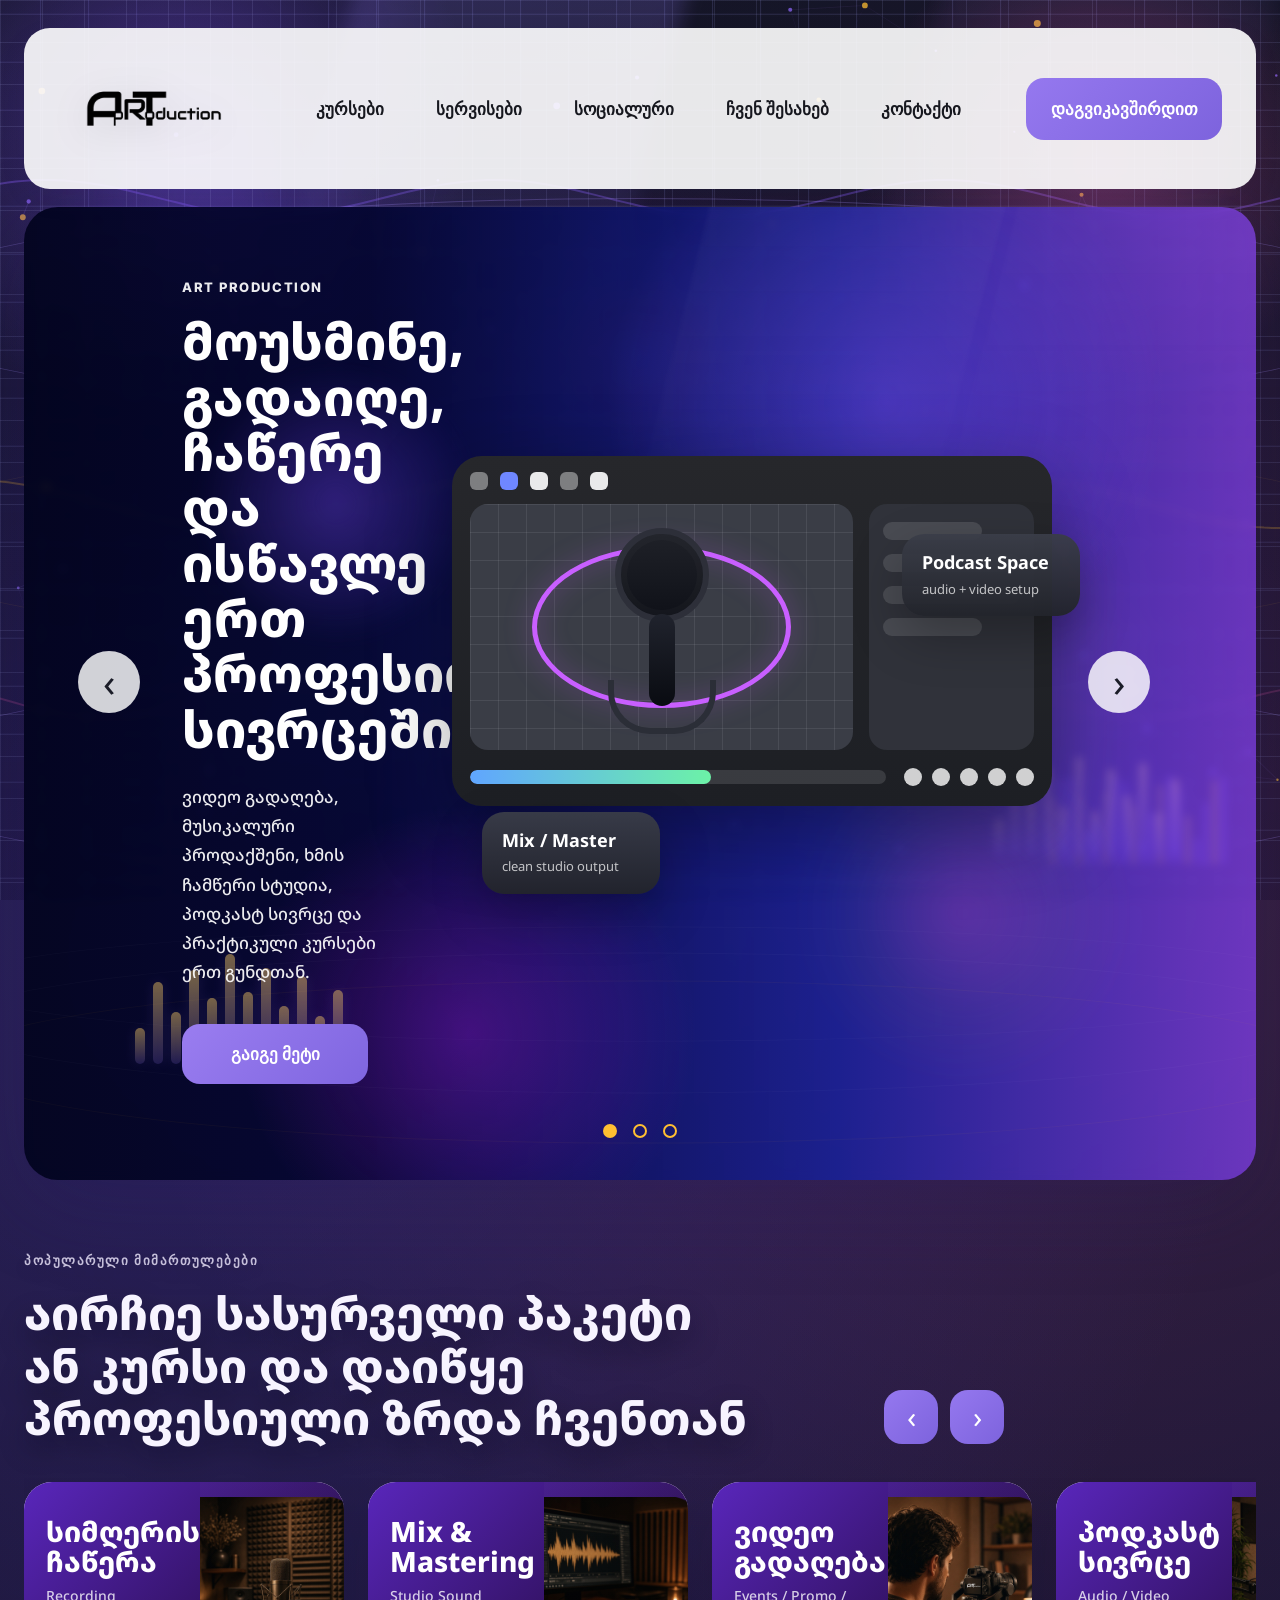
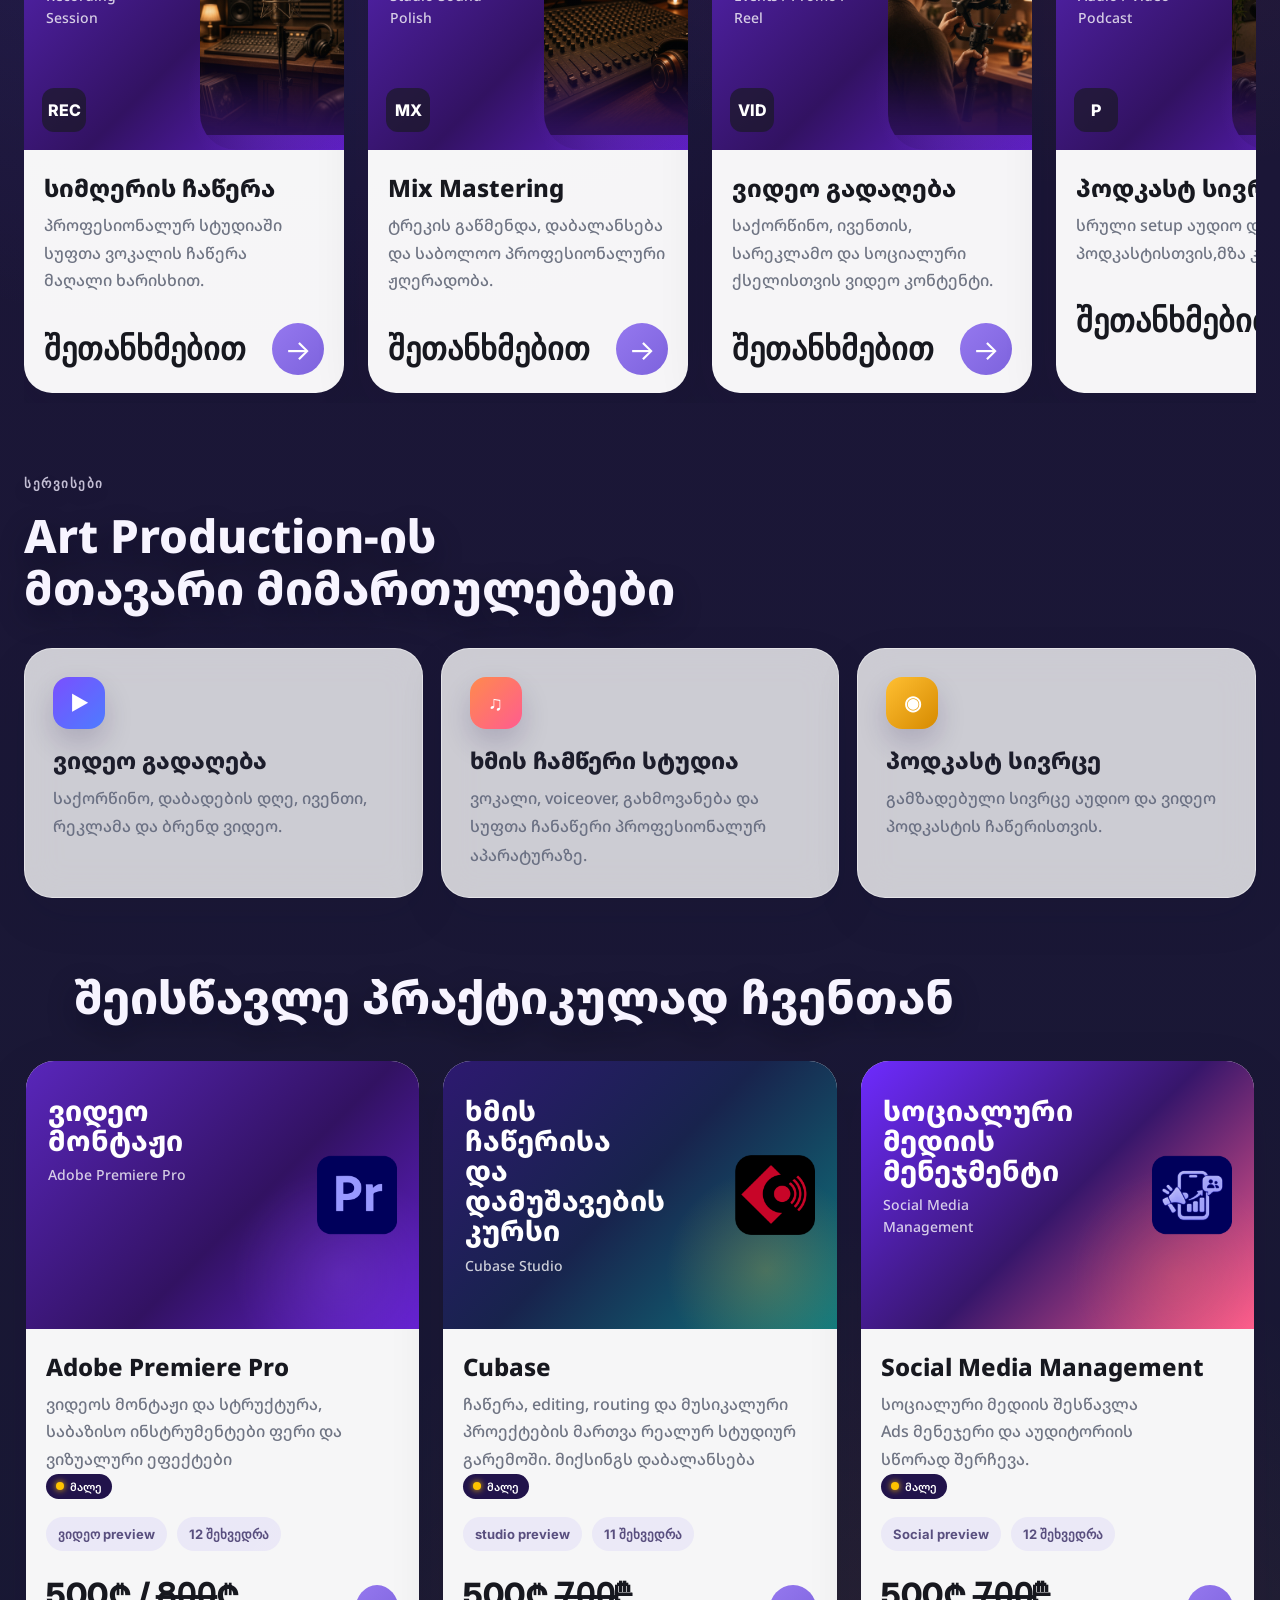
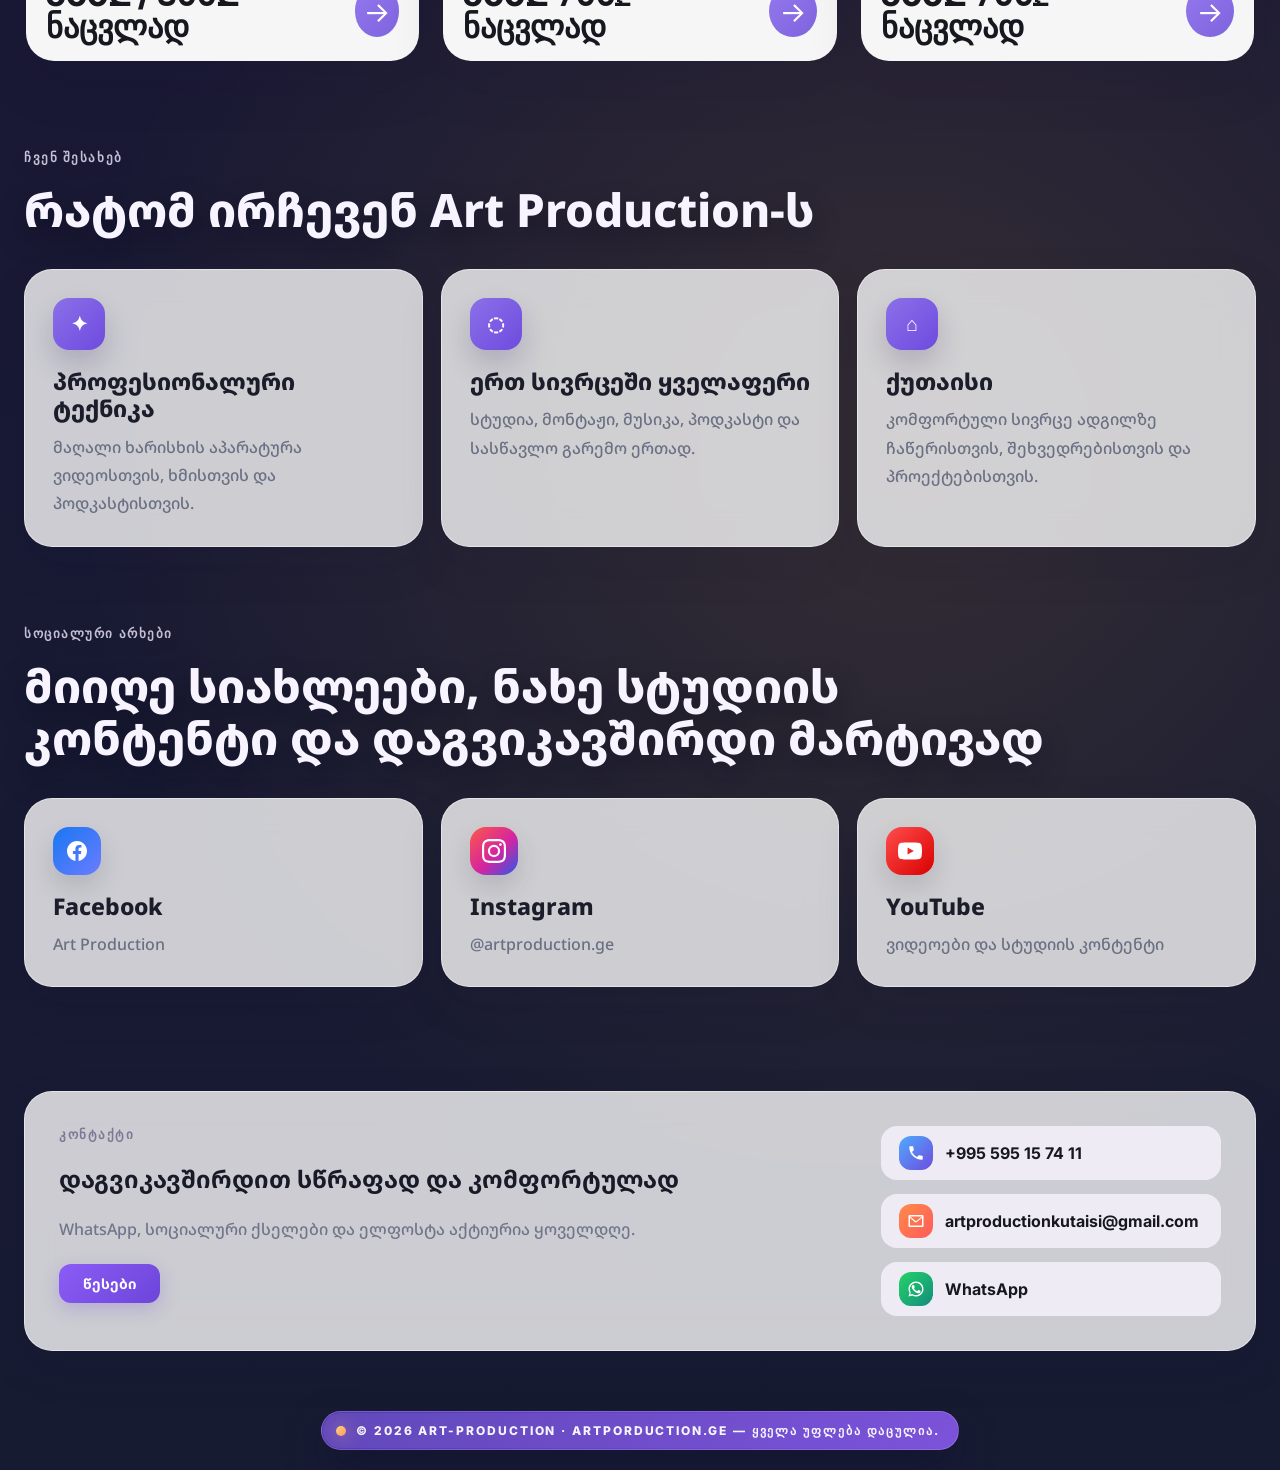
<file: index.html>
<!doctype html>
<html lang="ka">
<head>
  <meta charset="utf-8">
  <meta name="viewport" content="width=device-width, initial-scale=1">
  <title>Art Production | არტ-პროდაქშენი</title>
  <meta name="description" content="Art Production ქ.ქუთაისში - ვიდეო, სტუდია, პოდკასტ სივრცე, მუსიკა და კურსები ერთ სივრცეში.">
  <link rel="icon" type="image/png" href="art-production-logo.png">
  <link rel="apple-touch-icon" href="art-production-logo.png">
  <link rel="preconnect" href="https://fonts.googleapis.com">
  <link rel="preconnect" href="https://fonts.gstatic.com" crossorigin>
  <link href="https://fonts.googleapis.com/css2?family=Inter:wght@400;500;600;700;800&family=Noto+Sans+Georgian:wght@400;500;600;700;800&display=swap" rel="stylesheet">
  <link rel="stylesheet" href="./styles.css?v=20260613-art-hero2">
</head>
<body>
  <div class="loader-screen" aria-label="Art Production იტვირთება">
    <div class="loader-card">
      <img class="loader-logo" src="art-production-logo.png" alt="Art Production logo">
      <div class="loader-line"><span></span></div>
    </div>
  </div>

  <canvas class="motion-canvas" aria-hidden="true"></canvas>
  <div class="site-motion-bg" aria-hidden="true">
    <div class="motion-grid"></div>
    <div class="motion-beam beam-a"></div>
    <div class="motion-beam beam-b"></div>
    <div class="motion-wave wave-a"></div>
    <div class="motion-wave wave-b"></div>
    <div class="motion-wave wave-c"></div>
    <div class="motion-bars">
      <span></span><span></span><span></span><span></span><span></span><span></span>
      <span></span><span></span><span></span><span></span><span></span><span></span>
    </div>
  </div>

  <div class="page-shell">
    <header class="site-header">
      <div class="header-inner">
        <a class="brand" href="#top" aria-label="Art Production">
          <img class="brand-logo" src="art-production-logo.png" alt="Art Production logo">
        </a>

        <nav class="main-nav" aria-label="მთავარი ნავიგაცია">
          <a href="#courses">კურსები</a>
          <a href="#services">სერვისები</a>
          <a href="#blog">სოციალური</a>
          <a href="#advantages">ჩვენ შესახებ</a>
          <a href="#contact">კონტაქტი</a>
        </nav>

        <div class="header-actions">
          <a class="header-cta" href="https://www.facebook.com/artproduction.ge" target="_blank" rel="noreferrer">დაგვიკავშირდით</a>
          <button class="menu-toggle" type="button" aria-label="მენიუს გახსნა" aria-expanded="false">
            <span></span>
            <span></span>
          </button>
        </div>
      </div>
    </header>

    <main id="top">
      <section class="hero-stage">
        <div class="hero-slider-card">
          <div class="studio-bg" aria-hidden="true">
            <div class="studio-orb studio-orb-one"></div>
            <div class="studio-orb studio-orb-two"></div>
            <div class="studio-lightbeam beam-one"></div>
            <div class="studio-lightbeam beam-two"></div>
            <div class="studio-wave wave-one"></div>
            <div class="studio-wave wave-two"></div>
            <div class="studio-wave wave-three"></div>
            <div class="studio-eq">
              <span></span>
              <span></span>
              <span></span>
              <span></span>
              <span></span>
              <span></span>
              <span></span>
              <span></span>
              <span></span>
              <span></span>
              <span></span>
              <span></span>
            </div>
          </div>
          <button class="hero-arrow hero-arrow-left" type="button" aria-label="წინა">
            <span>&lsaquo;</span>
          </button>

          <div class="hero-copy">
            <p class="hero-kicker" data-hero-kicker>ART PRODUCTION</p>
            <h1 data-hero-title>მოუსმინე, გადაიღე, ჩაწერე და ისწავლე ერთ პროფესიონალურ სივრცეში</h1>
            <p class="hero-description" data-hero-description>
              ვიდეო გადაღება, მუსიკალური პროდაქშენი, ხმის ჩამწერი სტუდია,
              პოდკასტ სივრცე და პრაქტიკული კურსები ერთ გუნდთან.
            </p>
            <a class="hero-button" data-hero-button href="#services">გაიგე მეტი</a>
          </div>

          <div class="hero-visual">
            <div class="ui-card ui-main">
              <div class="ui-toolbar">
                <span></span>
                <span></span>
                <span></span>
                <span></span>
                <span></span>
              </div>
              <div class="ui-screen">
                <div class="ui-preview">
                  <div class="podcast-ring"></div>
                  <div class="podcast-mic">
                    <div class="mic-head"></div>
                    <div class="mic-body"></div>
                  </div>
                </div>
                <div class="ui-sidebar">
                  <div class="ui-line short"></div>
                  <div class="ui-line"></div>
                  <div class="ui-line"></div>
                  <div class="ui-line short"></div>
                </div>
              </div>
              <div class="ui-bottom">
                <div class="progress-track">
                  <span></span>
                </div>
                <div class="ui-controls">
                  <i></i><i></i><i></i><i></i><i></i>
                </div>
              </div>
            </div>

            <div class="floating-card floating-top">
              <strong data-hero-badge-top-title>Podcast Space</strong>
              <span data-hero-badge-top-text>audio + video setup</span>
            </div>

            <div class="floating-card floating-bottom">
              <strong data-hero-badge-bottom-title>Mix / Master</strong>
              <span data-hero-badge-bottom-text>clean studio output</span>
            </div>
          </div>

          <button class="hero-arrow hero-arrow-right" type="button" aria-label="შემდეგი">
            <span>&rsaquo;</span>
          </button>

          <div class="hero-dots" aria-label="სლაიდები">
            <button class="hero-dot active" type="button" aria-label="სლაიდი 1"></button>
            <button class="hero-dot" type="button" aria-label="სლაიდი 2"></button>
            <button class="hero-dot" type="button" aria-label="სლაიდი 3"></button>
          </div>
        </div>
      </section>

      <section class="content-section slider-section" id="featured-courses">
        <div class="section-head slider-head">
          <div>
            <p class="section-kicker">პოპულარული მიმართულებები</p>
            <h2>აირჩიე სასურველი პაკეტი ან კურსი და დაიწყე პროფესიული ზრდა ჩვენთან</h2>
          </div>
          <div class="slider-actions">
            <button class="slider-arrow course-arrow-left" type="button" aria-label="წინა კურსები">
              <span>&lsaquo;</span>
            </button>
            <button class="slider-arrow course-arrow-right" type="button" aria-label="შემდეგი კურსები">
              <span>&rsaquo;</span>
            </button>
          </div>
        </div>

          <div class="course-slider" data-course-slider>
            <article class="course-showcase-card" data-package-link="recording" tabindex="0" role="link" aria-label="სიმღერის ჩაწერის დეტალები">
              <div class="course-showcase-media media-premiere">
                <div class="course-showcase-label">
                  <h3>სიმღერის ჩაწერა</h3>
                  <span>Recording Session</span>
                </div>
                <div class="course-person recording-photo"></div>
                <div class="course-badge">REC</div>
              </div>
              <div class="course-showcase-body">
                <h3>სიმღერის ჩაწერა</h3>
                <p>პროფესიონალურ სტუდიაში სუფთა ვოკალის ჩაწერა მაღალი ხარისხით.</p>
                <div class="course-price-row">
                  <strong>შეთანხმებით</strong>
                  <a href="./package-detail.html?item=recording" class="course-circle-arrow" aria-label="მეტის ნახვა">&rarr;</a>
                </div>
              </div>
            </article>

            <article class="course-showcase-card" data-package-link="mix-mastering" tabindex="0" role="link" aria-label="Mix Mastering-ის დეტალები">
              <div class="course-showcase-media media-seo">
                <div class="course-showcase-label">
                  <h3>Mix & Mastering</h3>
                  <span>Studio Sound Polish</span>
                </div>
                <div class="course-person mixing-photo"></div>
                <div class="course-badge">MX</div>
              </div>
              <div class="course-showcase-body">
                <h3>Mix Mastering</h3>
                <p>ტრეკის გაწმენდა, დაბალანსება და საბოლოო პროფესიონალური ჟღერადობა.</p>
                <div class="course-price-row">
                  <strong>შეთანხმებით</strong>
                  <a href="./package-detail.html?item=mix-mastering" class="course-circle-arrow" aria-label="მეტის ნახვა">&rarr;</a>
                </div>
              </div>
            </article>

            <article class="course-showcase-card" data-package-link="video-production" tabindex="0" role="link" aria-label="ვიდეო გადაღების დეტალები">
              <div class="course-showcase-media media-meta">
                <div class="course-showcase-label">
                  <h3>ვიდეო გადაღება</h3>
                  <span>Events / Promo / Reel</span>
                </div>
                <div class="course-person video-photo"></div>
                <div class="course-badge">VID</div>
              </div>
              <div class="course-showcase-body">
                <h3>ვიდეო გადაღება</h3>
                <p>საქორწინო, ივენთის, სარეკლამო და სოციალური ქსელისთვის ვიდეო კონტენტი.</p>
                <div class="course-price-row">
                  <strong>შეთანხმებით</strong>
                  <a href="./package-detail.html?item=video-production" class="course-circle-arrow" aria-label="მეტის ნახვა">&rarr;</a>
                </div>
              </div>
            </article>

            <article class="course-showcase-card" data-package-link="podcast-space" tabindex="0" role="link" aria-label="პოდკასტ სივრცის დეტალები">
              <div class="course-showcase-media media-figma">
                <div class="course-showcase-label">
                  <h3>პოდკასტ სივრცე</h3>
                  <span>Audio / Video Podcast</span>
                </div>
                <div class="course-person podcast-photo"></div>
                <div class="course-badge">P</div>
              </div>
              <div class="course-showcase-body">
                <h3>პოდკასტ სივრცე</h3>
                <p>სრული setup აუდიო და ვიდეო პოდკასტისთვის,მზა კონტენტით.</p>
                <div class="course-price-row">
                  <strong>შეთანხმებით</strong>
                  <a href="./package-detail.html?item=podcast-space" class="course-circle-arrow" aria-label="მეტის ნახვა">&rarr;</a>
                </div>
              </div>
            </article>
          </div>
      </section>

      <section class="content-section" id="services">
        <div class="section-head">
          <p class="section-kicker">სერვისები</p>
          <h2>Art Production-ის მთავარი მიმართულებები</h2>
        </div>
        <div class="card-grid">
          <article class="info-card">
            <span class="feature-icon video-icon">▶</span>
            <h3>ვიდეო გადაღება</h3>
            <p>საქორწინო, დაბადების დღე, ივენთი, რეკლამა და ბრენდ ვიდეო.</p>
          </article>
          <article class="info-card">
            <span class="feature-icon audio-icon">♫</span>
            <h3>ხმის ჩამწერი სტუდია</h3>
            <p>ვოკალი, voiceover, გახმოვანება და სუფთა ჩანაწერი პროფესიონალურ აპარატურაზე.</p>
          </article>
          <article class="info-card">
            <span class="feature-icon podcast-icon">◉</span>
            <h3>პოდკასტ სივრცე</h3>
            <p>გამზადებული სივრცე აუდიო და ვიდეო პოდკასტის ჩაწერისთვის.</p>
          </article>
        </div>
      </section>

      <section class="content-section" id="courses">
        <div class="section-head">
<style>
.course-app-logo {
    position: absolute;
    top: 50%;
    right: 22px;
    transform: translateY(-50%);
    width: 80px;
    height: auto;
    display: block;
}
.courses-title {
  text-align: center;
  transform: translateX(350px);
}
@media (max-width: 1400px) {
  .courses-title {
    transform: none;
  }
}
@media (max-width: 760px) {
  .course-app-logo {
    top: 22px;
    transform: none;
  }
}
</style>
         <h2 class="courses-title">
  შეისწავლე პრაქტიკულად ჩვენთან
</h2>
        </div>
        <div class="course-slider static-courses">
          <article class="course-showcase-card" data-package-link="premiere-pro" tabindex="0" role="link" aria-label="Adobe Premiere Pro კურსის დეტალები">
            <div class="course-showcase-media media-premiere">
              <div class="course-showcase-label">
                <h3>ვიდეო მონტაჟი</h3>
                <span>Adobe Premiere Pro</span>
              </div>
              <img src="./adobe-premiere.png" alt="Adobe Premiere Pro ლოგო" class="course-app-logo">
              
            </div>
            <div class="course-showcase-body">
              <h3>Adobe Premiere Pro</h3>
              <p>ვიდეოს მონტაჟი და სტრუქტურა, საბაზისო ინსტრუმენტები  ფერი და ვიზუალური ეფექტები</p>
 <span class="status-badge soon">
  <span class="status-dot"></span>
  მალე
</span>
              <div class="course-detail-meta">
                <span>ვიდეო preview</span>
                <span>12 შეხვედრა</span>
              </div>
              <div class="course-price-row">
                <strong>500₾ / 8̶0̶0̶₾ ნაცვლად</strong>
                <a href="./Adobe Premiere Pro.html?item=premiere-pro" class="course-circle-arrow" aria-label="Adobe Premiere Pro დეტალები">&rarr;</a>
              </div>
            </div>
          </article>
          <article class="course-showcase-card" data-package-link="cubase" tabindex="0" role="link" aria-label="Cubase კურსის დეტალები">
            <div class="course-showcase-media media-cubase-advanced">
              <div class="course-showcase-label">
                <h3>ხმის ჩაწერისა და დამუშავების კურსი</h3>
                <span>Cubase Studio</span>
              </div>
              <img src="./cubase-logo.png" alt="Cubase ლოგო" class="course-app-logo">
            </div>
            <div class="course-showcase-body">
              <h3>Cubase</h3>
              <p>ჩაწერა, editing, routing და მუსიკალური პროექტების მართვა რეალურ სტუდიურ გარემოში. მიქსინგს დაბალანსება</p>
                           <span class="status-badge soon">
  <span class="status-dot"></span>
  მალე
</span>
              <div class="course-detail-meta">
                <span>studio preview</span>
                <span>11 შეხვედრა</span>
              </div>
              <div class="course-price-row">
                <strong>500₾ 7̶0̶0̶₾̶̶ ნაცვლად</strong>
                <a href="./Sound-Mix-Mastering.html?item=cubase" class="course-circle-arrow" aria-label="Cubase დეტალები">&rarr;</a>
              </div>
            </div>
          </article>
          </article>
          <article class="course-showcase-card" data-package-link="social-media" tabindex="0" role="link" aria-label="სოციალური მედიის კურსის დეტალები">
            <div class="course-showcase-media media-after-advanced">
              <div class="course-showcase-label">
                <h3>სოციალური მედიის მენეჯმენტი</h3>
                <span>Social Media Management</span>
              </div>
              <img src="./social-logo.png" alt="Social Media Management ლოგო" class="course-app-logo">
            </div>
            <div class="course-showcase-body">
              <h3>Social Media Management</h3>
              <p>სოციალური მედიის შესწავლა Ads მენეჯერი და აუდიტორიის სწორად შერჩევა.</p>
                           <span class="status-badge soon">
  <span class="status-dot"></span>
  მალე
</span>
              <div class="course-detail-meta">
                <span>Social  preview</span>
                <span>12 შეხვედრა</span>
              </div>
              <div class="course-price-row">
                <strong>500₾ 7̶0̶0̶₾̶̶ ნაცვლად</strong>
                <a href="./social-media.html?item=socmedia" class="course-circle-arrow" aria-label="Social Media Management დეტალები">&rarr;</a>
              </div>
            </div>
        </div>
      </section>

      <section class="content-section" id="advantages">
        <div class="section-head">
          <p class="section-kicker">ჩვენ შესახებ</p>
          <h2>რატომ ირჩევენ Art Production-ს</h2>
        </div>
        <div class="card-grid">
          <article class="info-card">
            <span class="feature-icon tech-icon">✦</span>
            <h3>პროფესიონალური ტექნიკა</h3>
            <p>მაღალი ხარისხის აპარატურა ვიდეოსთვის, ხმისთვის და პოდკასტისთვის.</p>
          </article>
          <article class="info-card">
            <span class="feature-icon space-icon">◌</span>
            <h3>ერთ სივრცეში ყველაფერი</h3>
            <p>სტუდია, მონტაჟი, მუსიკა, პოდკასტი და სასწავლო გარემო ერთად.</p>
          </article>
          <article class="info-card">
            <span class="feature-icon city-icon">⌂</span>
            <h3>ქუთაისი</h3>
            <p>კომფორტული სივრცე ადგილზე ჩაწერისთვის, შეხვედრებისთვის და პროექტებისთვის.</p>
          </article>
        </div>
      </section>

      <section class="content-section" id="blog">
        <div class="section-head">
          <p class="section-kicker">სოციალური არხები</p>
          <h2>მიიღე სიახლეები, ნახე სტუდიის კონტენტი და დაგვიკავშირდი მარტივად</h2>
        </div>
          <div class="card-grid">
            <a class="info-card social-card" href="https://www.facebook.com/artproduction.ge" target="_blank" rel="noreferrer">
              <span class="social-icon facebook-icon">
                <svg viewBox="0 0 24 24" width="24" height="24" fill="currentColor" aria-hidden="true"><path d="M22 12.06C22 6.5 17.52 2 12 2S2 6.5 2 12.06c0 5.02 3.66 9.18 8.44 9.94v-7.03H7.9v-2.9h2.54V9.85c0-2.52 1.49-3.91 3.77-3.91 1.09 0 2.24.2 2.24.2v2.47h-1.26c-1.24 0-1.63.78-1.63 1.57v1.88h2.78l-.45 2.9h-2.33V22c4.78-.76 8.44-4.92 8.44-9.94z"/></svg>
              </span>
              <h3>Facebook</h3>
              <p>Art Production</p>
            </a>
            <a class="info-card social-card" href="https://www.instagram.com/artproduction.ge/" target="_blank" rel="noreferrer">
              <span class="social-icon instagram-icon">
                <svg viewBox="0 0 24 24" width="24" height="24" fill="currentColor" aria-hidden="true"><path d="M12 2.16c3.2 0 3.58.01 4.85.07 1.17.05 1.8.25 2.23.41.56.22.96.48 1.38.9.42.42.68.82.9 1.38.16.42.36 1.06.41 2.23.06 1.27.07 1.65.07 4.85s-.01 3.58-.07 4.85c-.05 1.17-.25 1.8-.41 2.23-.22.56-.48.96-.9 1.38-.42.42-.82.68-1.38.9-.42.16-1.06.36-2.23.41-1.27.06-1.65.07-4.85.07s-3.58-.01-4.85-.07c-1.17-.05-1.8-.25-2.23-.41a3.72 3.72 0 0 1-1.38-.9 3.72 3.72 0 0 1-.9-1.38c-.16-.42-.36-1.06-.41-2.23-.06-1.27-.07-1.65-.07-4.85s.01-3.58.07-4.85c.05-1.17.25-1.8.41-2.23.22-.56.48-.96.9-1.38.42-.42.82-.68 1.38-.9.42-.16 1.06-.36 2.23-.41 1.27-.06 1.65-.07 4.85-.07M12 0C8.74 0 8.33.01 7.05.07 5.78.13 4.9.33 4.14.63c-.79.3-1.46.72-2.13 1.38A5.88 5.88 0 0 0 .63 4.14C.33 4.9.13 5.78.07 7.05.01 8.33 0 8.74 0 12s.01 3.67.07 4.95c.06 1.27.26 2.15.56 2.91.3.79.72 1.46 1.38 2.13.67.66 1.34 1.08 2.13 1.38.76.3 1.64.5 2.91.56C8.33 23.99 8.74 24 12 24s3.67-.01 4.95-.07c1.27-.06 2.15-.26 2.91-.56a5.88 5.88 0 0 0 2.13-1.38 5.88 5.88 0 0 0 1.38-2.13c.3-.76.5-1.64.56-2.91.06-1.28.07-1.69.07-4.95s-.01-3.67-.07-4.95c-.06-1.27-.26-2.15-.56-2.91a5.88 5.88 0 0 0-1.38-2.13A5.88 5.88 0 0 0 19.86.63C19.1.33 18.22.13 16.95.07 15.67.01 15.26 0 12 0zm0 5.84A6.16 6.16 0 1 0 18.16 12 6.16 6.16 0 0 0 12 5.84zm0 10.15A4 4 0 1 1 16 12a4 4 0 0 1-4 3.99zm7.85-10.4a1.44 1.44 0 1 1-2.88 0 1.44 1.44 0 0 1 2.88 0z"/></svg>
              </span>
              <h3>Instagram</h3>
              <p>@artproduction.ge</p>
            </a>
            <a class="info-card social-card" href="https://youtube.com/@artproductionge?si=7Dmht4TUdUkB4oiP" target="_blank" rel="noreferrer">
              <span class="social-icon youtube-icon">
                <svg viewBox="0 0 24 24" width="24" height="24" fill="currentColor" aria-hidden="true"><path d="M23.5 6.19a3.02 3.02 0 0 0-2.12-2.14C19.5 3.55 12 3.55 12 3.55s-7.5 0-9.38.5A3.02 3.02 0 0 0 .5 6.19C0 8.07 0 12 0 12s0 3.93.5 5.81a3.02 3.02 0 0 0 2.12 2.14c1.88.5 9.38.5 9.38.5s7.5 0 9.38-.5a3.02 3.02 0 0 0 2.12-2.14C24 15.93 24 12 24 12s0-3.93-.5-5.81zM9.55 15.57V8.43L15.82 12z"/></svg>
              </span>
              <h3>YouTube</h3>
              <p>ვიდეოები და სტუდიის კონტენტი</p>
            </a>
          </div>
        </section>

      <section class="content-section contact-section" id="contact">
        <div class="contact-box">
          <div>
            <p class="section-kicker">კონტაქტი</p>
            <h2>დაგვიკავშირდით სწრაფად და კომფორტულად</h2>
            <p class="contact-text">WhatsApp, სოციალური ქსელები და ელფოსტა აქტიურია ყოველდღე.</p>
	       <a href="privacy.html" class="rules-btn">წესები</a>
          </div>
            <div class="contact-links">
              <a href="tel:+995595157411"><span class="contact-icon phone-icon"><svg viewBox="0 0 24 24" width="18" height="18" fill="currentColor" aria-hidden="true"><path d="M6.62 10.79a15.05 15.05 0 0 0 6.59 6.59l2.2-2.2a1 1 0 0 1 1.01-.24 11.36 11.36 0 0 0 3.56.57 1 1 0 0 1 1 1V20a1 1 0 0 1-1 1C10.61 21 3 13.39 3 4a1 1 0 0 1 1-1h3.5a1 1 0 0 1 1 1 11.36 11.36 0 0 0 .57 3.56 1 1 0 0 1-.25 1.01z"/></svg></span>+995 595 15 74 11</a>
              <a href="mailto:artproductionkutaisi@gmail.com"><span class="contact-icon mail-icon"><svg viewBox="0 0 24 24" width="18" height="18" fill="currentColor" aria-hidden="true"><path d="M2 5.5A1.5 1.5 0 0 1 3.5 4h17A1.5 1.5 0 0 1 22 5.5v13a1.5 1.5 0 0 1-1.5 1.5h-17A1.5 1.5 0 0 1 2 18.5zm2.2.5 7.34 6.02a.75.75 0 0 0 .95 0L19.83 6zM20 7.83l-6.86 5.63a2.25 2.25 0 0 1-2.85 0L4 7.83V18h16z"/></svg></span>artproductionkutaisi@gmail.com</a>
              <a href="https://wa.me/995595157411" target="_blank" rel="noreferrer"><span class="contact-icon whatsapp-icon"><svg viewBox="0 0 24 24" width="18" height="18" fill="currentColor" aria-hidden="true"><path d="M17.47 14.38c-.29-.15-1.71-.84-1.97-.94-.26-.1-.46-.15-.65.15-.19.29-.75.94-.92 1.14-.17.19-.34.22-.63.07-.29-.15-1.22-.45-2.32-1.43-.86-.77-1.44-1.71-1.61-2-.17-.29-.02-.45.13-.59.13-.13.29-.34.44-.51.15-.17.19-.29.29-.49.1-.19.05-.36-.02-.51-.07-.15-.65-1.57-.89-2.15-.23-.56-.47-.48-.65-.49h-.56c-.19 0-.51.07-.78.36-.26.29-1.02 1-1.02 2.45s1.05 2.84 1.19 3.04c.15.19 2.06 3.15 5 4.41.7.3 1.24.48 1.67.62.7.22 1.34.19 1.84.12.56-.08 1.71-.7 1.96-1.37.24-.68.24-1.26.17-1.37-.07-.12-.26-.19-.55-.34z"/><path d="M12.02 2C6.5 2 2 6.48 2 12c0 1.85.5 3.58 1.36 5.06L2 22l5.06-1.32A9.94 9.94 0 0 0 12.02 22C17.5 22 22 17.52 22 12S17.5 2 12.02 2zm0 18.1c-1.63 0-3.16-.44-4.47-1.2l-.32-.19-3 .78.8-2.92-.21-.3A8.1 8.1 0 0 1 3.9 12c0-4.48 3.65-8.13 8.12-8.13S20.14 7.52 20.14 12s-3.64 8.1-8.12 8.1z"/></svg></span>WhatsApp</a>
            </div>
          </div>
        </section>
    </main>
  </div>

  <div class="site-credit">© 2026 Art-Production · artporduction.ge — ყველა უფლება დაცულია.</div>
            <!-- TOP.GE ASYNC COUNTER CODE -->
            <div id="top-ge-counter-container" data-site-id="118903"></div>
            <script async src="//counter.top.ge/counter.js"></script>
            <!-- / END OF TOP.GE COUNTER CODE -->

  <script src="app.js"></script>
</body>
</html>
</file>
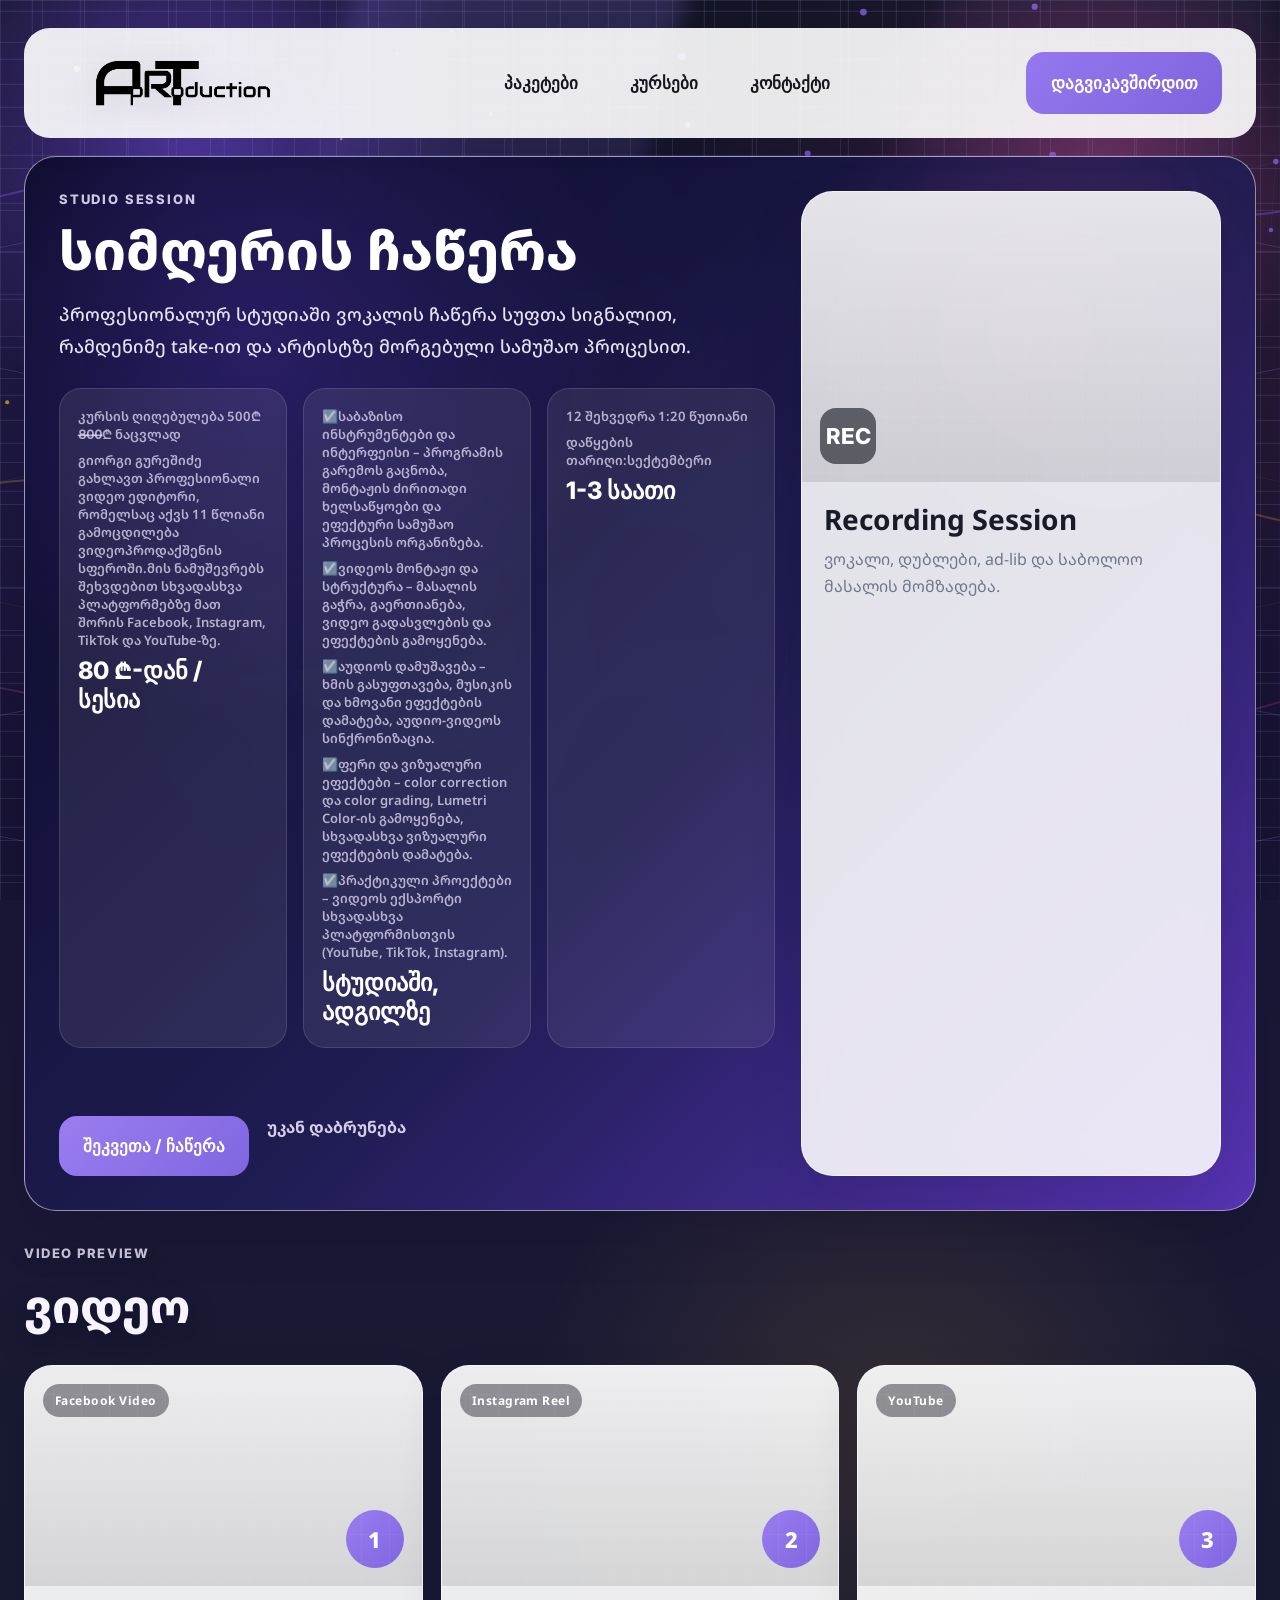
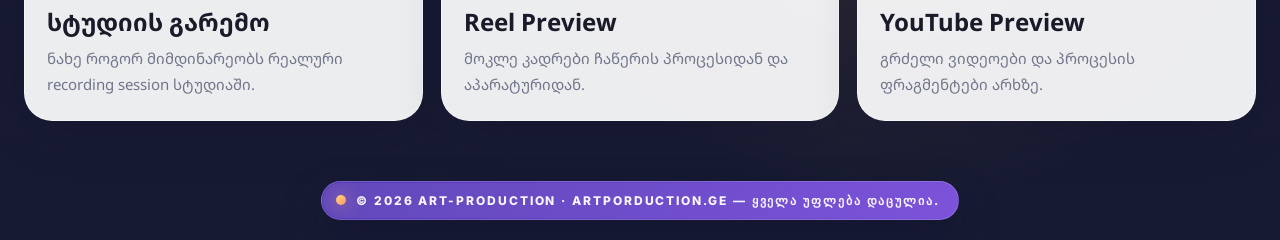
<file: Adobe Premiere Pro.html>
<!doctype html>
<html lang="ka">
<head>
  <meta charset="utf-8">
  <meta name="viewport" content="width=device-width, initial-scale=1">
  <title>Art Production | Adobe Premiere Pro-ს კურსები</title>
  <meta name="description" content="Art Production-ის კურსებისა და სერვისების დეტალური გვერდი: ფასი, ვიდეო პრევიუ, რას მოიცავს და რას მიიღებ.">
  <link rel="icon" type="image/png" href="art-production-logo.png">
  <link rel="apple-touch-icon" href="art-production-logo.png">
  <link rel="preconnect" href="https://fonts.googleapis.com">
  <link rel="preconnect" href="https://fonts.gstatic.com" crossorigin>
  <link href="https://fonts.googleapis.com/css2?family=Inter:wght@400;500;600;700;800&family=Noto+Sans+Georgian:wght@400;500;600;700;800&display=swap" rel="stylesheet">
  <link rel="stylesheet" href="./styles.css?v=20260619-package-detail">
</head>
<body>
  <div class="loader-screen" aria-label="Art Production იტვირთება">
    <div class="loader-card">
      <img class="loader-logo" src="art-production-logo.png" alt="Art Production logo">
      <div class="loader-line"><span></span></div>
    </div>
  </div>

  <canvas class="motion-canvas" aria-hidden="true"></canvas>
  <div class="site-motion-bg" aria-hidden="true">
    <div class="motion-grid"></div>
    <div class="motion-beam beam-a"></div>
    <div class="motion-beam beam-b"></div>
    <div class="motion-wave wave-a"></div>
    <div class="motion-wave wave-b"></div>
    <div class="motion-wave wave-c"></div>
    <div class="motion-bars">
      <span></span><span></span><span></span><span></span><span></span><span></span>
      <span></span><span></span><span></span><span></span><span></span><span></span>
    </div>
  </div>

  <div class="page-shell">
    <header class="site-header detail-header">
      <div class="header-inner">
        <a class="brand" href="./index.html" aria-label="Art Production">
          <img class="brand-logo" src="art-production-logo.png" alt="Art Production logo">
        </a>

        <nav class="main-nav detail-nav" aria-label="მთავარი ნავიგაცია">
          <a href="./index.html#featured-courses">პაკეტები</a>
          <a href="./index.html#courses">კურსები</a>
          <a href="./index.html#contact">კონტაქტი</a>
        </nav>

        <div class="header-actions">
          <a class="header-cta" href="https://www.facebook.com/artproduction.ge" target="_blank" rel="noreferrer">დაგვიკავშირდით</a>
          <button class="menu-toggle" type="button" aria-label="მენიუს გახსნა" aria-expanded="false">
            <span></span>
            <span></span>
          </button>
        </div>
      </div>
    </header>

    <main class="detail-page">
      <section class="detail-hero">
        <div class="detail-copy">
          <p class="detail-kicker" data-package-category>Art Production</p>
          <h1 data-package-title>პაკეტის დეტალები</h1>
          <p class="detail-summary" data-package-summary></p>

          <div class="detail-meta">
            <div class="detail-meta-card">
              <span>კურსის ღიღებულება 500₾ 8̶0̶0̶₾ ნაცვლად</span> 
<span>გიორგი გურეშიძე  გახლავთ პროფესიონალი ვიდეო ედიტორი, რომელსაც აქვს 11 წლიანი გამოცდილება ვიდეოპროდაქშენის სფეროში.მის ნამუშევრებს შეხვდებით სხვადასხვა პლატფორმებზე მათ შორის Facebook, Instagram, TikTok და YouTube-ზე. </span>
              <strong data-package-price></strong>
            </div>
            <div class="detail-meta-card">
              <span>☑️საბაზისო ინსტრუმენტები და ინტერფეისი – პროგრამის გარემოს გაცნობა, მონტაჟის ძირითადი ხელსაწყოები და ეფექტური სამუშაო პროცესის ორგანიზება.</span>
              <span>☑️ვიდეოს მონტაჟი და სტრუქტურა – მასალის გაჭრა, გაერთიანება, ვიდეო გადასვლების და ეფექტების გამოყენება.</span>
<span>☑️აუდიოს დამუშავება – ხმის გასუფთავება, მუსიკის და ხმოვანი ეფექტების დამატება, აუდიო-ვიდეოს სინქრონიზაცია.</span>
<span>☑️ფერი და ვიზუალური ეფექტები – color correction და color grading, Lumetri Color-ის გამოყენება, სხვადასხვა ვიზუალური ეფექტების დამატება.</span>
<span>☑️პრაქტიკული პროექტები – ვიდეოს ექსპორტი სხვადასხვა პლატფორმისთვის (YouTube, TikTok, Instagram).</span>
              <strong data-package-format></strong>
            </div>
            <div class="detail-meta-card">
              <span>12 შეხვედრა 1:20 წუთიანი</span>
	            <span>დაწყების თარიღი:სექტემბერი</span>
              <strong data-package-duration></strong>
            </div>
          </div>

          <div class="detail-actions">
            <a class="hero-button" data-package-cta href="https://docs.google.com/forms/d/e/1FAIpQLScNVgkX0597IkbxKxceIK49NblL70o6ltEdNn7tHdRMLoAhqA/viewform?usp=dialog" target="_blank" rel="noreferrer">დარეგისტრირდი</a>
            <a class="detail-back-link" href="./index.html#">უკან დაბრუნება</a>
          </div>
        </div>

        <aside class="detail-side-card">
          <div class="detail-side-media" data-package-cover>
            <div class="detail-side-badge" data-package-badge>გიორგი გურეშიძე</div>
          </div>
          <div class="detail-side-body">
            <h2 data-package-side-title></h2>
            <p data-package-side-text></p>
          </div>
        </aside>
      </section>

      <section class="detail-section">
        <div class="section-head detail-section-head">
          <p class="section-kicker">Video Preview</p>
          <h2>ვიდეო</h2>
        </div>
        <div class="detail-video-grid" data-package-videos></div>
      </section>

          </main>
  </div>
<style>
/* კატეგორიის გვერდის ჰეადერი — ზუსტად მთავარი გვერდის ზომა */
.detail-header {
  width: 100% !important;
  max-width: 100% !important;
  margin: 0 auto 18px !important;
  box-sizing: border-box !important;
}

.detail-header .header-inner {
  min-height: 110px !important;
  height: 110px !important;
  padding: 0 34px !important;

  display: flex !important;
  align-items: center !important;
  justify-content: space-between !important;
}

.detail-header .brand-logo {
  width: 250px !important;
  max-width: 250px !important;
  height: auto !important;
}

.detail-header .main-nav {
  display: flex !important;
  align-items: center !important;
  gap: 52px !important;
  font-size: 17px !important;
}

.detail-header .header-actions {
  display: flex !important;
  align-items: center !important;
}

.detail-header .header-cta {
  display: inline-flex !important;
}

/* მობილურზე */
@media (max-width: 760px) {
  .detail-header .header-inner {
    min-height: 86px !important;
    height: 86px !important;
    padding: 0 18px !important;
  }

  .detail-header .brand-logo {
    width: 190px !important;
    max-width: 190px !important;
  }
}
</style>
  <div class="site-credit">© 2026 Art-Production · artporduction.ge — ყველა უფლება დაცულია.</div>

            <!-- TOP.GE ASYNC COUNTER CODE -->
            <div id="top-ge-counter-container" data-site-id="118903"></div>
            <script async src="//counter.top.ge/counter.js"></script>
            <!-- / END OF TOP.GE COUNTER CODE -->
  <script src="app.js"></script>
</body>
</html>
</file>
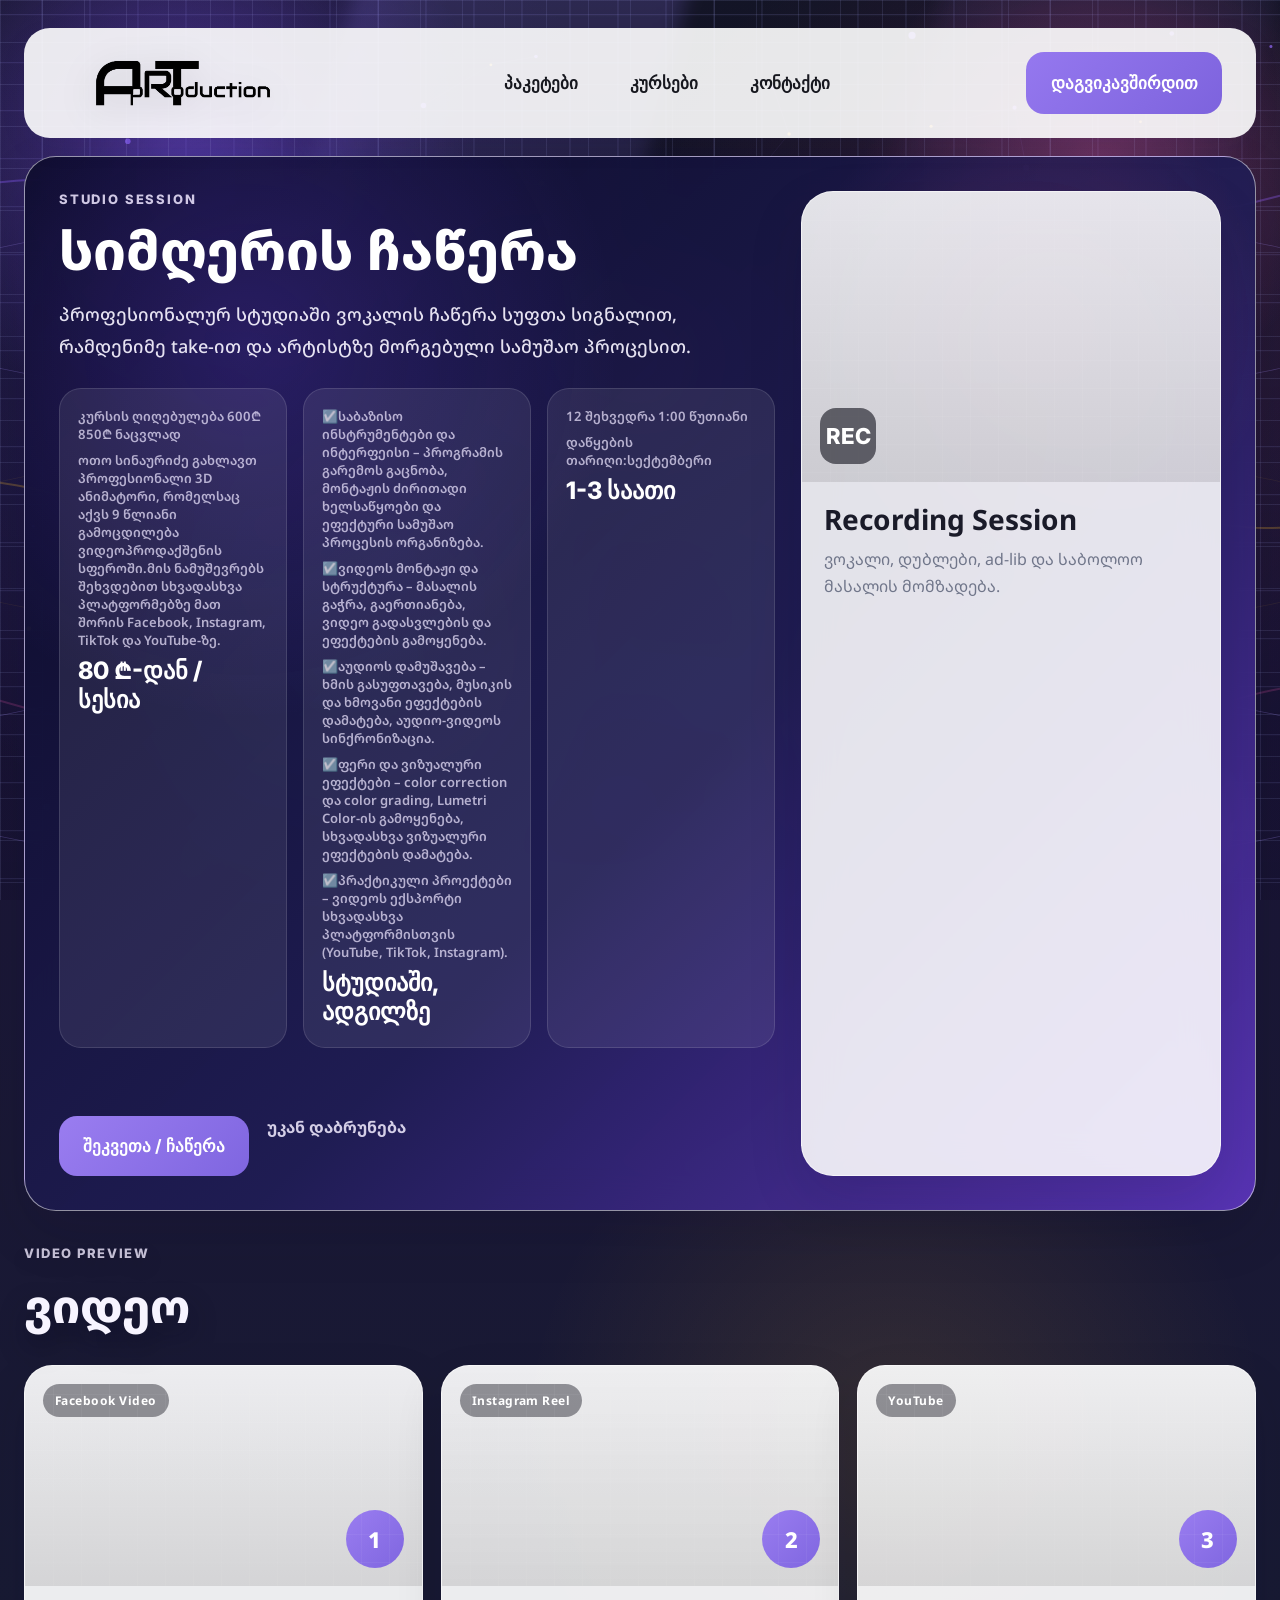
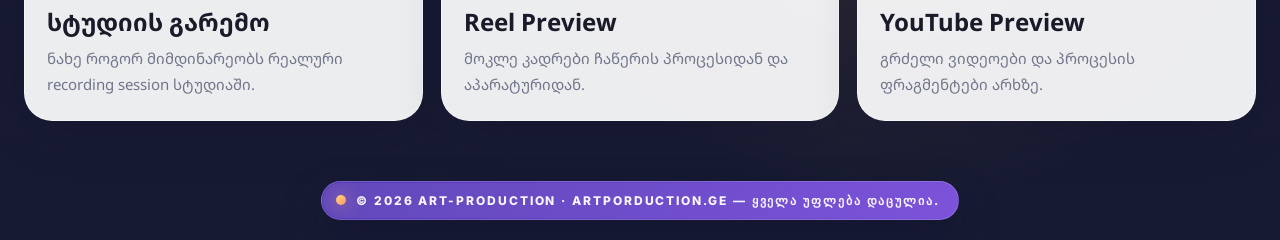
<file: aftereffects.html>
<!doctype html>
<html lang="ka">
<head>
  <meta charset="utf-8">
  <meta name="viewport" content="width=device-width, initial-scale=1">
  <title>Art Production | after effects კურსები</title>
  <meta name="description" content="Art Production-ის კურსებისა და სერვისების დეტალური გვერდი: ფასი, ვიდეო პრევიუ, რას მოიცავს და რას მიიღებ.">
  <link rel="icon" type="image/png" href="art-production-logo.png">
  <link rel="apple-touch-icon" href="art-production-logo.png">
  <link rel="preconnect" href="https://fonts.googleapis.com">
  <link rel="preconnect" href="https://fonts.gstatic.com" crossorigin>
  <link href="https://fonts.googleapis.com/css2?family=Inter:wght@400;500;600;700;800&family=Noto+Sans+Georgian:wght@400;500;600;700;800&display=swap" rel="stylesheet">
  <link rel="stylesheet" href="./styles.css?v=20260619-package-detail">
</head>
<body>
  <div class="loader-screen" aria-label="Art Production იტვირთება">
    <div class="loader-card">
      <img class="loader-logo" src="art-production-logo.png" alt="Art Production logo">
      <div class="loader-line"><span></span></div>
    </div>
  </div>

  <canvas class="motion-canvas" aria-hidden="true"></canvas>
  <div class="site-motion-bg" aria-hidden="true">
    <div class="motion-grid"></div>
    <div class="motion-beam beam-a"></div>
    <div class="motion-beam beam-b"></div>
    <div class="motion-wave wave-a"></div>
    <div class="motion-wave wave-b"></div>
    <div class="motion-wave wave-c"></div>
    <div class="motion-bars">
      <span></span><span></span><span></span><span></span><span></span><span></span>
      <span></span><span></span><span></span><span></span><span></span><span></span>
    </div>
  </div>

  <div class="page-shell">
    <header class="site-header detail-header">
      <div class="header-inner">
        <a class="brand" href="./index.html" aria-label="Art Production">
          <img class="brand-logo" src="art-production-logo.png" alt="Art Production logo">
        </a>

        <nav class="main-nav detail-nav" aria-label="მთავარი ნავიგაცია">
          <a href="./index.html#featured-courses">პაკეტები</a>
          <a href="./index.html#courses">კურსები</a>
          <a href="./index.html#contact">კონტაქტი</a>
        </nav>

        <div class="header-actions">
          <a class="header-cta" href="https://www.facebook.com/artproduction.ge" target="_blank" rel="noreferrer">დაგვიკავშირდით</a>
          <button class="menu-toggle" type="button" aria-label="მენიუს გახსნა" aria-expanded="false">
            <span></span>
            <span></span>
          </button>
        </div>
      </div>
    </header>

    <main class="detail-page">
      <section class="detail-hero">
        <div class="detail-copy">
          <p class="detail-kicker" data-package-category>Art Production</p>
          <h1 data-package-title>პაკეტის დეტალები</h1>
          <p class="detail-summary" data-package-summary></p>

          <div class="detail-meta">
            <div class="detail-meta-card">
              <span>კურსის ღიღებულება 600₾ 850₾ ნაცვლად</span> 
<span>ოთო სინაურიძე  გახლავთ პროფესიონალი 3D ანიმატორი, რომელსაც აქვს 9 წლიანი გამოცდილება ვიდეოპროდაქშენის სფეროში.მის ნამუშევრებს შეხვდებით სხვადასხვა პლატფორმებზე მათ შორის Facebook, Instagram, TikTok და YouTube-ზე. </span>
              <strong data-package-price></strong>
            </div>
            <div class="detail-meta-card">
              <span>☑️საბაზისო ინსტრუმენტები და ინტერფეისი – პროგრამის გარემოს გაცნობა, მონტაჟის ძირითადი ხელსაწყოები და ეფექტური სამუშაო პროცესის ორგანიზება.</span>
              <span>☑️ვიდეოს მონტაჟი და სტრუქტურა – მასალის გაჭრა, გაერთიანება, ვიდეო გადასვლების და ეფექტების გამოყენება.</span>
<span>☑️აუდიოს დამუშავება – ხმის გასუფთავება, მუსიკის და ხმოვანი ეფექტების დამატება, აუდიო-ვიდეოს სინქრონიზაცია.</span>
<span>☑️ფერი და ვიზუალური ეფექტები – color correction და color grading, Lumetri Color-ის გამოყენება, სხვადასხვა ვიზუალური ეფექტების დამატება.</span>
<span>☑️პრაქტიკული პროექტები – ვიდეოს ექსპორტი სხვადასხვა პლატფორმისთვის (YouTube, TikTok, Instagram).</span>
              <strong data-package-format></strong>
            </div>
            <div class="detail-meta-card">
              <span>12 შეხვედრა 1:00 წუთიანი</span>
	            <span>დაწყების თარიღი:სექტემბერი</span>
              <strong data-package-duration></strong>
            </div>
          </div>

          <div class="detail-actions">
            <a class="hero-button" data-package-cta href="https://docs.google.com/forms/d/e/1FAIpQLScNVgkX0597IkbxKxceIK49NblL70o6ltEdNn7tHdRMLoAhqA/viewform?usp=dialog" target="_blank" rel="noreferrer">დარეგისტრირდი</a>
            <a class="detail-back-link" href="./index.html#featured-courses">უკან დაბრუნება</a>
          </div>
        </div>

        <aside class="detail-side-card">
          <div class="detail-side-media" data-package-cover>
            <div class="detail-side-badge" data-package-badge>Pr</div>
          </div>
          <div class="detail-side-body">
            <h2 data-package-side-title></h2>
            <p data-package-side-text></p>
          </div>
        </aside>
      </section>

      <section class="detail-section">
        <div class="section-head detail-section-head">
          <p class="section-kicker">Video Preview</p>
          <h2>ვიდეო</h2>
        </div>
        <div class="detail-video-grid" data-package-videos></div>
      </section>

          </main>
  </div>
<style>
/* კატეგორიის გვერდის ჰეადერი — ზუსტად მთავარი გვერდის ზომა */
.detail-header {
  width: 100% !important;
  max-width: 100% !important;
  margin: 0 auto 18px !important;
  box-sizing: border-box !important;
}

.detail-header .header-inner {
  min-height: 110px !important;
  height: 110px !important;
  padding: 0 34px !important;

  display: flex !important;
  align-items: center !important;
  justify-content: space-between !important;
}

.detail-header .brand-logo {
  width: 250px !important;
  max-width: 250px !important;
  height: auto !important;
}

.detail-header .main-nav {
  display: flex !important;
  align-items: center !important;
  gap: 52px !important;
  font-size: 17px !important;
}

.detail-header .header-actions {
  display: flex !important;
  align-items: center !important;
}

.detail-header .header-cta {
  display: inline-flex !important;
}

/* მობილურზე */
@media (max-width: 760px) {
  .detail-header .header-inner {
    min-height: 86px !important;
    height: 86px !important;
    padding: 0 18px !important;
  }

  .detail-header .brand-logo {
    width: 190px !important;
    max-width: 190px !important;
  }
}
</style>
  <div class="site-credit">© 2026 Art-Production · artporduction.ge — ყველა უფლება დაცულია.</div>

  <script src="app.js"></script>
</body>
</html>
</file>
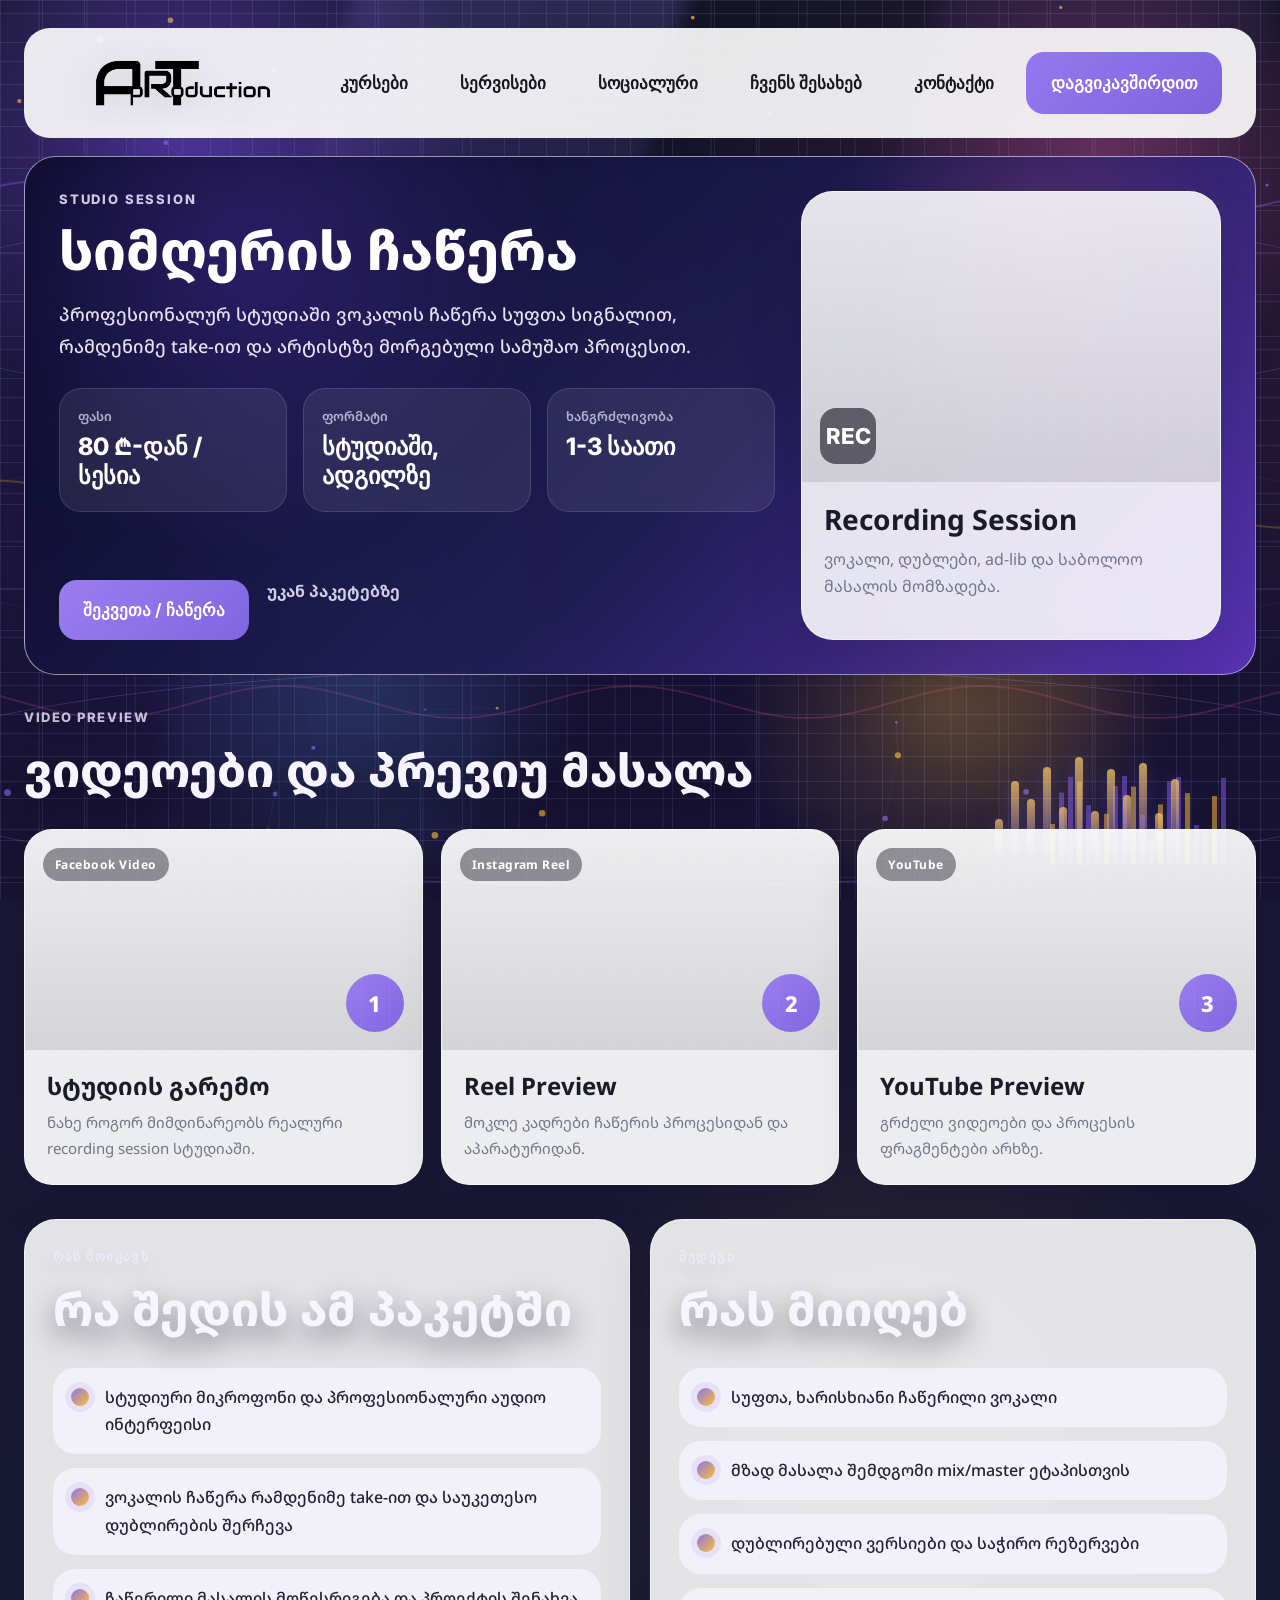
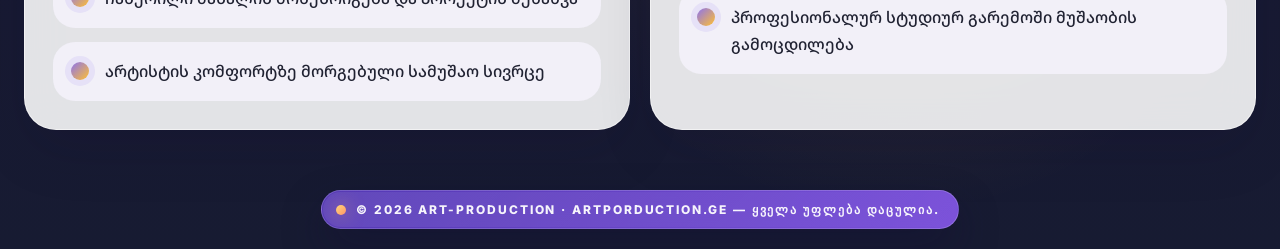
<file: package-detail.html>
<!doctype html>
<html lang="ka">
<head>
  <meta charset="utf-8">
  <meta name="viewport" content="width=device-width, initial-scale=1">
  <title>Art Production | დეტალები</title>
  <meta name="description" content="Art Production-ის კურსებისა და სერვისების დეტალური გვერდი: ფასი, ვიდეო პრევიუ, რას მოიცავს და რას მიიღებ.">
  <link rel="icon" type="image/png" href="art-production-logo.png">
  <link rel="apple-touch-icon" href="art-production-logo.png">
  <link rel="preconnect" href="https://fonts.googleapis.com">
  <link rel="preconnect" href="https://fonts.gstatic.com" crossorigin>
  <link href="https://fonts.googleapis.com/css2?family=Inter:wght@400;500;600;700;800&family=Noto+Sans+Georgian:wght@400;500;600;700;800&display=swap" rel="stylesheet">
  <link rel="stylesheet" href="./styles.css?v=20260619-package-detail">
</head>
<body>
  <div class="loader-screen" aria-label="Art Production იტვირთება">
    <div class="loader-card">
      <img class="loader-logo" src="art-production-logo.png" alt="Art Production logo">
      <div class="loader-line"><span></span></div>
    </div>
  </div>

  <canvas class="motion-canvas" aria-hidden="true"></canvas>
  <div class="site-motion-bg" aria-hidden="true">
    <div class="motion-grid"></div>
    <div class="motion-beam beam-a"></div>
    <div class="motion-beam beam-b"></div>
    <div class="motion-wave wave-a"></div>
    <div class="motion-wave wave-b"></div>
    <div class="motion-wave wave-c"></div>
    <div class="motion-bars">
      <span></span><span></span><span></span><span></span><span></span><span></span>
      <span></span><span></span><span></span><span></span><span></span><span></span>
    </div>
  </div>

  <div class="page-shell">
    <header class="site-header detail-header">
      <div class="header-inner">
        <a class="brand" href="./index.html" aria-label="Art Production">
          <img class="brand-logo" src="art-production-logo.png" alt="Art Production logo">
        </a>

<nav class="main-nav detail-nav" aria-label="მთავარი ნავიგაცია">
  <a href="./index.html#courses">კურსები</a>
  <a href="./index.html#services">სერვისები</a>
  <a href="./index.html#social">სოციალური</a>
  <a href="./index.html#about">ჩვენს შესახებ</a>
  <a href="./index.html#contact">კონტაქტი</a>
</nav>

        <div class="header-actions">
          <a class="header-cta" href="https://www.facebook.com/artproduction.ge" target="_blank" rel="noreferrer">დაგვიკავშირდით</a>
          <button class="menu-toggle" type="button" aria-label="მენიუს გახსნა" aria-expanded="false">
            <span></span>
            <span></span>
          </button>
        </div>
      </div>
    </header>

    <main class="detail-page">
      <section class="detail-hero">
        <div class="detail-copy">
          <p class="detail-kicker" data-package-category>Art Production</p>
          <h1 data-package-title>პაკეტის დეტალები</h1>
          <p class="detail-summary" data-package-summary></p>

          <div class="detail-meta">
            <div class="detail-meta-card">
              <span>ფასი</span>
              <strong data-package-price></strong>
            </div>
            <div class="detail-meta-card">
              <span>ფორმატი</span>
              <strong data-package-format></strong>
            </div>
            <div class="detail-meta-card">
              <span>ხანგრძლივობა</span>
              <strong data-package-duration></strong>
            </div>
          </div>

          <div class="detail-actions">
            <a class="hero-button" data-package-cta href="https://www.facebook.com/artproduction.ge" target="_blank" rel="noreferrer">შეკვეთა / ჩაწერა</a>
            <a class="detail-back-link" href="./index.html#featured-courses">უკან პაკეტებზე</a>
          </div>
        </div>

        <aside class="detail-side-card">
          <div class="detail-side-media" data-package-cover>
            <div class="detail-side-badge" data-package-badge>AP</div>
          </div>
          <div class="detail-side-body">
            <h2 data-package-side-title></h2>
            <p data-package-side-text></p>
          </div>
        </aside>
      </section>

      <section class="detail-section">
        <div class="section-head detail-section-head">
          <p class="section-kicker">Video Preview</p>
          <h2>ვიდეოები და პრევიუ მასალა</h2>
        </div>
        <div class="detail-video-grid" data-package-videos></div>
      </section>

      <section class="detail-section detail-split">
        <div class="detail-panel">
          <div class="section-head detail-section-head">
            <p class="section-kicker">რას მოიცავს</p>
            <h2>რა შედის ამ პაკეტში</h2>
          </div>
          <ul class="detail-list" data-package-includes></ul>
        </div>

        <div class="detail-panel">
          <div class="section-head detail-section-head">
            <p class="section-kicker">შედეგი</p>
            <h2 data-package-outcomes-title>რას შეისწავლი / რას მიიღებ</h2>
          </div>
          <ul class="detail-list" data-package-outcomes></ul>
        </div>
      </section>
    </main>
  </div>
<style>
/* კატეგორიის გვერდის ჰეადერი — ზუსტად მთავარი გვერდის ზომა */
.detail-header {
  width: 100% !important;
  max-width: 100% !important;
  margin: 0 auto 18px !important;
  box-sizing: border-box !important;
}

.detail-header .header-inner {
  min-height: 110px !important;
  height: 110px !important;
  padding: 0 34px !important;

  display: flex !important;
  align-items: center !important;
  justify-content: space-between !important;
}

.detail-header .brand-logo {
  width: 250px !important;
  max-width: 250px !important;
  height: auto !important;
}

.detail-header .main-nav {
  display: flex !important;
  align-items: center !important;
  gap: 52px !important;
  font-size: 17px !important;
}

.detail-header .header-actions {
  display: flex !important;
  align-items: center !important;
}

.detail-header .header-cta {
  display: inline-flex !important;
}

/* მობილურზე */
@media (max-width: 760px) {
  .detail-header .header-inner {
    min-height: 86px !important;
    height: 86px !important;
    padding: 0 18px !important;
  }

  .detail-header .brand-logo {
    width: 190px !important;
    max-width: 190px !important;
  }
}
</style>
  <div class="site-credit">© 2026 Art-Production · artporduction.ge — ყველა უფლება დაცულია.</div>
            <!-- TOP.GE ASYNC COUNTER CODE -->
            <div id="top-ge-counter-container" data-site-id="118903"></div>
            <script async src="//counter.top.ge/counter.js"></script>
            <!-- / END OF TOP.GE COUNTER CODE -->
  <script src="app.js"></script>
</body>
</html>
</file>
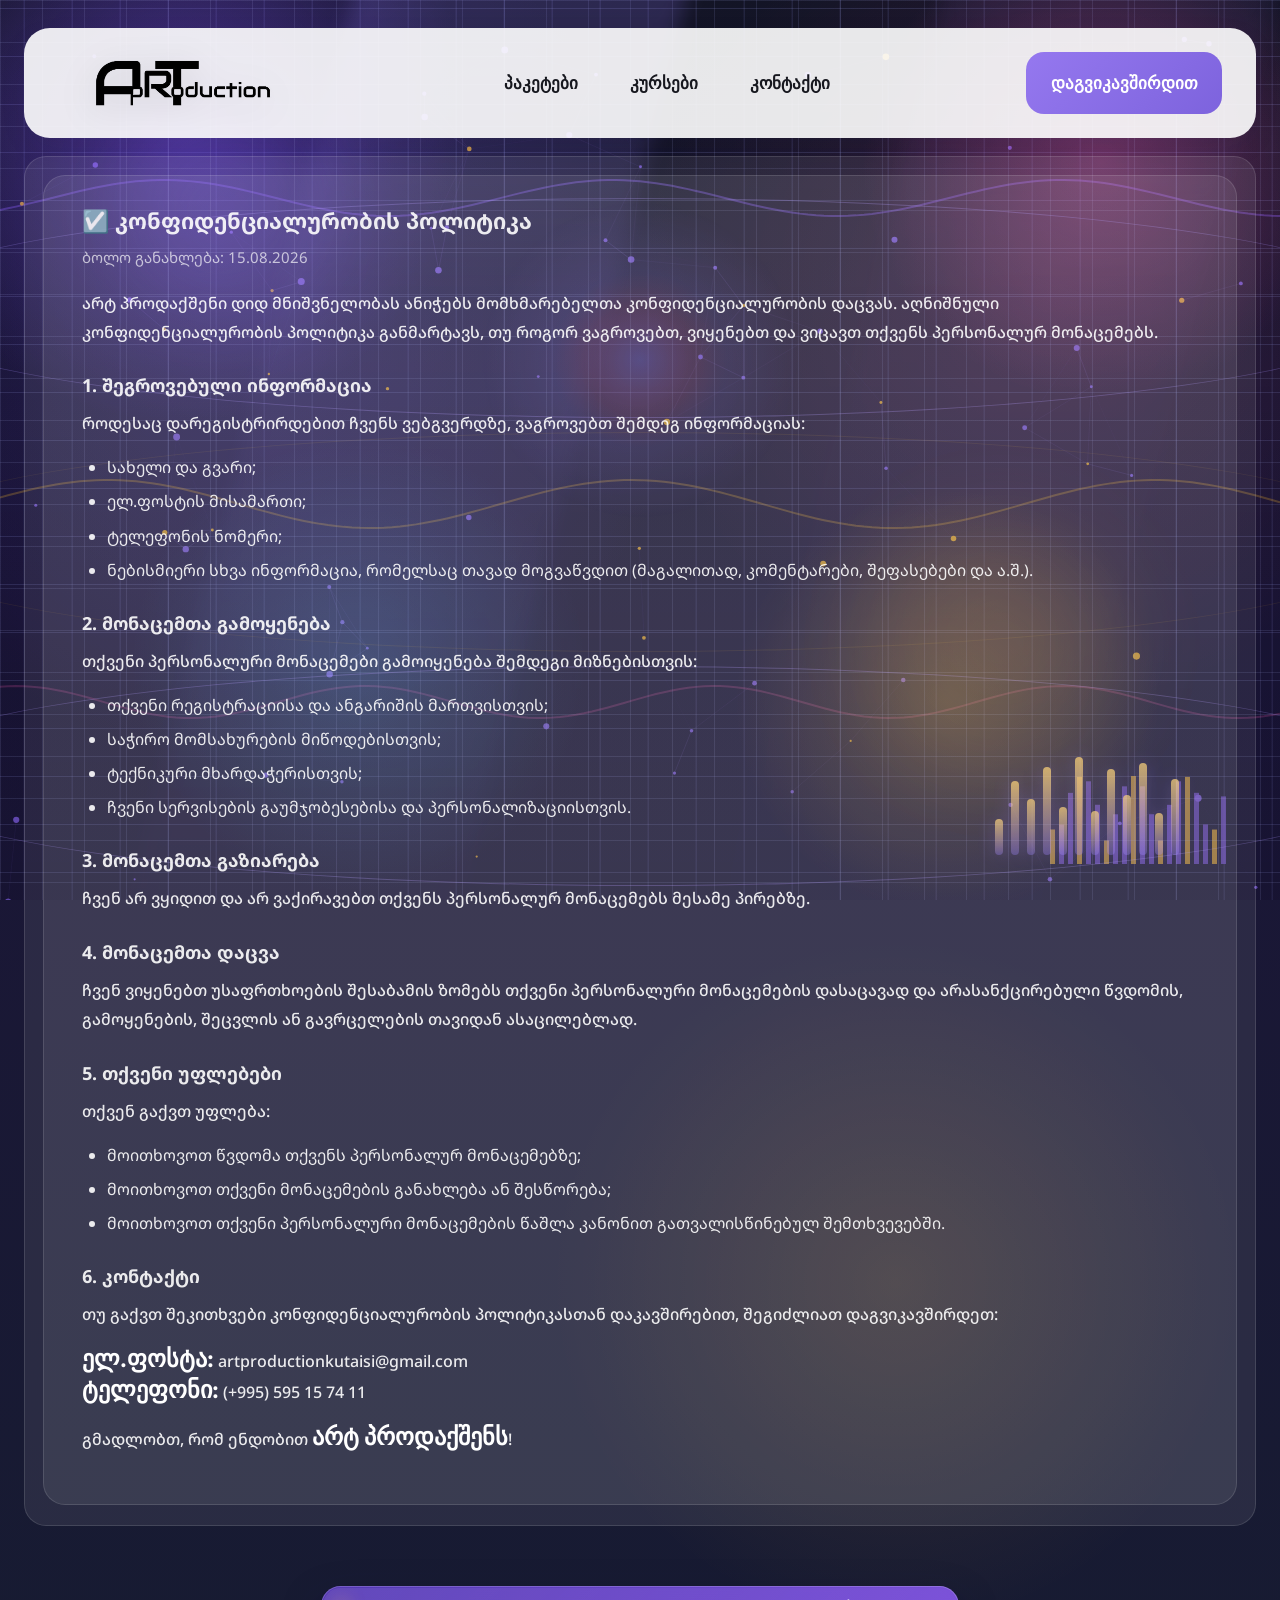
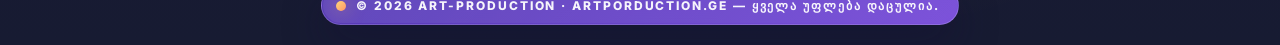
<file: privacy.html>
<!doctype html>
<html lang="ka">
<head>
  <meta charset="utf-8">
  <meta name="viewport" content="width=device-width, initial-scale=1">
  <title>Art Production | after effects კურსები</title>
  <meta name="description" content="Art Production-ის კურსებისა და სერვისების დეტალური გვერდი: ფასი, ვიდეო პრევიუ, რას მოიცავს და რას მიიღებ.">
  <link rel="icon" type="image/png" href="art-production-logo.png">
  <link rel="apple-touch-icon" href="art-production-logo.png">
  <link rel="preconnect" href="https://fonts.googleapis.com">
  <link rel="preconnect" href="https://fonts.gstatic.com" crossorigin>
  <link href="https://fonts.googleapis.com/css2?family=Inter:wght@400;500;600;700;800&family=Noto+Sans+Georgian:wght@400;500;600;700;800&display=swap" rel="stylesheet">
  <link rel="stylesheet" href="./styles.css?v=20260619-package-detail">
</head>
<body>
  <div class="loader-screen" aria-label="Art Production იტვირთება">
    <div class="loader-card">
      <img class="loader-logo" src="art-production-logo.png" alt="Art Production logo">
      <div class="loader-line"><span></span></div>
    </div>
  </div>

  <canvas class="motion-canvas" aria-hidden="true"></canvas>
  <div class="site-motion-bg" aria-hidden="true">
    <div class="motion-grid"></div>
    <div class="motion-beam beam-a"></div>
    <div class="motion-beam beam-b"></div>
    <div class="motion-wave wave-a"></div>
    <div class="motion-wave wave-b"></div>
    <div class="motion-wave wave-c"></div>
    <div class="motion-bars">
      <span></span><span></span><span></span><span></span><span></span><span></span>
      <span></span><span></span><span></span><span></span><span></span><span></span>
    </div>
  </div>

  <div class="page-shell">
    <header class="site-header detail-header">
      <div class="header-inner">
        <a class="brand" href="./index.html" aria-label="Art Production">
          <img class="brand-logo" src="art-production-logo.png" alt="Art Production logo">
        </a>

        <nav class="main-nav detail-nav" aria-label="მთავარი ნავიგაცია">
          <a href="./index.html#featured-courses">პაკეტები</a>
          <a href="./index.html#courses">კურსები</a>
          <a href="./index.html#contact">კონტაქტი</a>
        </nav>

        <div class="header-actions">
          <a class="header-cta" href="https://www.facebook.com/artproduction.ge" target="_blank" rel="noreferrer">დაგვიკავშირდით</a>
          <button class="menu-toggle" type="button" aria-label="მენიუს გახსნა" aria-expanded="false">
            <span></span>
            <span></span>
          </button>
        </div>
      </div>
    </header>


            <div class="detail-meta-card">
              <div class="detail-meta-card privacy-content">

  <h1>☑️ კონფიდენციალურობის პოლიტიკა</h1>

  <div class="privacy-date">
    ბოლო განახლება: 15.08.2026
  </div>

  <p>
    არტ პროდაქშენი დიდ მნიშვნელობას ანიჭებს მომხმარებელთა
    კონფიდენციალურობის დაცვას. აღნიშნული კონფიდენციალურობის
    პოლიტიკა განმარტავს, 
       თუ როგორ ვაგროვებთ, ვიყენებთ და ვიცავთ
    თქვენს პერსონალურ მონაცემებს.
  </p>

  <h2>1. შეგროვებული ინფორმაცია</h2>

  <p>
    როდესაც დარეგისტრირდებით ჩვენს ვებგვერდზე, ვაგროვებთ შემდეგ ინფორმაციას:
  </p>

  <ul>
    <li>სახელი და გვარი;</li>
    <li>ელ.ფოსტის მისამართი;</li>
    <li>ტელეფონის ნომერი;</li>
    <li>ნებისმიერი სხვა ინფორმაცია, რომელსაც თავად მოგვაწვდით
      (მაგალითად, კომენტარები, შეფასებები და ა.შ.).</li>
  </ul>

  <h2>2. მონაცემთა გამოყენება</h2>

  <p>
    თქვენი პერსონალური მონაცემები გამოიყენება შემდეგი მიზნებისთვის:
  </p>

  <ul>
    <li>თქვენი რეგისტრაციისა და ანგარიშის მართვისთვის;</li>
    <li>საჭირო მომსახურების მიწოდებისთვის;</li>
    <li>ტექნიკური მხარდაჭერისთვის;</li>
    <li>ჩვენი სერვისების გაუმჯობესებისა და პერსონალიზაციისთვის.</li>
  </ul>

  <h2>3. მონაცემთა გაზიარება</h2>

  <p>
    ჩვენ არ ვყიდით და არ ვაქირავებთ თქვენს პერსონალურ მონაცემებს
    მესამე პირებზე.
  </p>

  <h2>4. მონაცემთა დაცვა</h2>

  <p>
    ჩვენ ვიყენებთ უსაფრთხოების შესაბამის ზომებს თქვენი პერსონალური
    მონაცემების დასაცავად და არასანქცირებული წვდომის, გამოყენების,
    შეცვლის ან გავრცელების თავიდან ასაცილებლად.
  </p>

  <h2>5. თქვენი უფლებები</h2>

  <p>თქვენ გაქვთ უფლება:</p>

  <ul>
    <li>მოითხოვოთ წვდომა თქვენს პერსონალურ მონაცემებზე;</li>
    <li>მოითხოვოთ თქვენი მონაცემების განახლება ან შესწორება;</li>
    <li>მოითხოვოთ თქვენი პერსონალური მონაცემების წაშლა კანონით გათვალისწინებულ შემთხვევებში.</li>
  </ul>

  <h2>6. კონტაქტი</h2>

  <p>
    თუ გაქვთ შეკითხვები კონფიდენციალურობის პოლიტიკასთან დაკავშირებით,
    შეგიძლიათ დაგვიკავშირდეთ:
  </p>

  <p>
    <strong>ელ.ფოსტა:</strong> artproductionkutaisi@gmail.com<br>
    <strong>ტელეფონი:</strong> (+995) 595 15 74 11
  </p>

  <p>
    გმადლობთ, რომ ენდობით <strong>არტ პროდაქშენს</strong>!
  </p>

</div>
              <strong data-package-format></strong>
            </div>

          </div>


        </div>



          </main>
  </div>
<style>
/* კატეგორიის გვერდის ჰეადერი — ზუსტად მთავარი გვერდის ზომა */
.detail-header {
  width: 100% !important;
  max-width: 100% !important;
  margin: 0 auto 18px !important;
  box-sizing: border-box !important;
}

.detail-header .header-inner {
  min-height: 110px !important;
  height: 110px !important;
  padding: 0 34px !important;

  display: flex !important;
  align-items: center !important;
  justify-content: space-between !important;
}

.detail-header .brand-logo {
  width: 250px !important;
  max-width: 250px !important;
  height: auto !important;
}

.detail-header .main-nav {
  display: flex !important;
  align-items: center !important;
  gap: 52px !important;
  font-size: 17px !important;
}

.detail-header .header-actions {
  display: flex !important;
  align-items: center !important;
}

.detail-header .header-cta {
  display: inline-flex !important;
}

/* მობილურზე */
@media (max-width: 760px) {
  .detail-header .header-inner {
    min-height: 86px !important;
    height: 86px !important;
    padding: 0 18px !important;
  }

  .detail-header .brand-logo {
    width: 190px !important;
    max-width: 190px !important;
  }
}
</style>
  <div class="site-credit">© 2026 Art-Production · artporduction.ge — ყველა უფლება დაცულია.</div>

  <script src="app.js"></script>
</body>
</html>
</file>
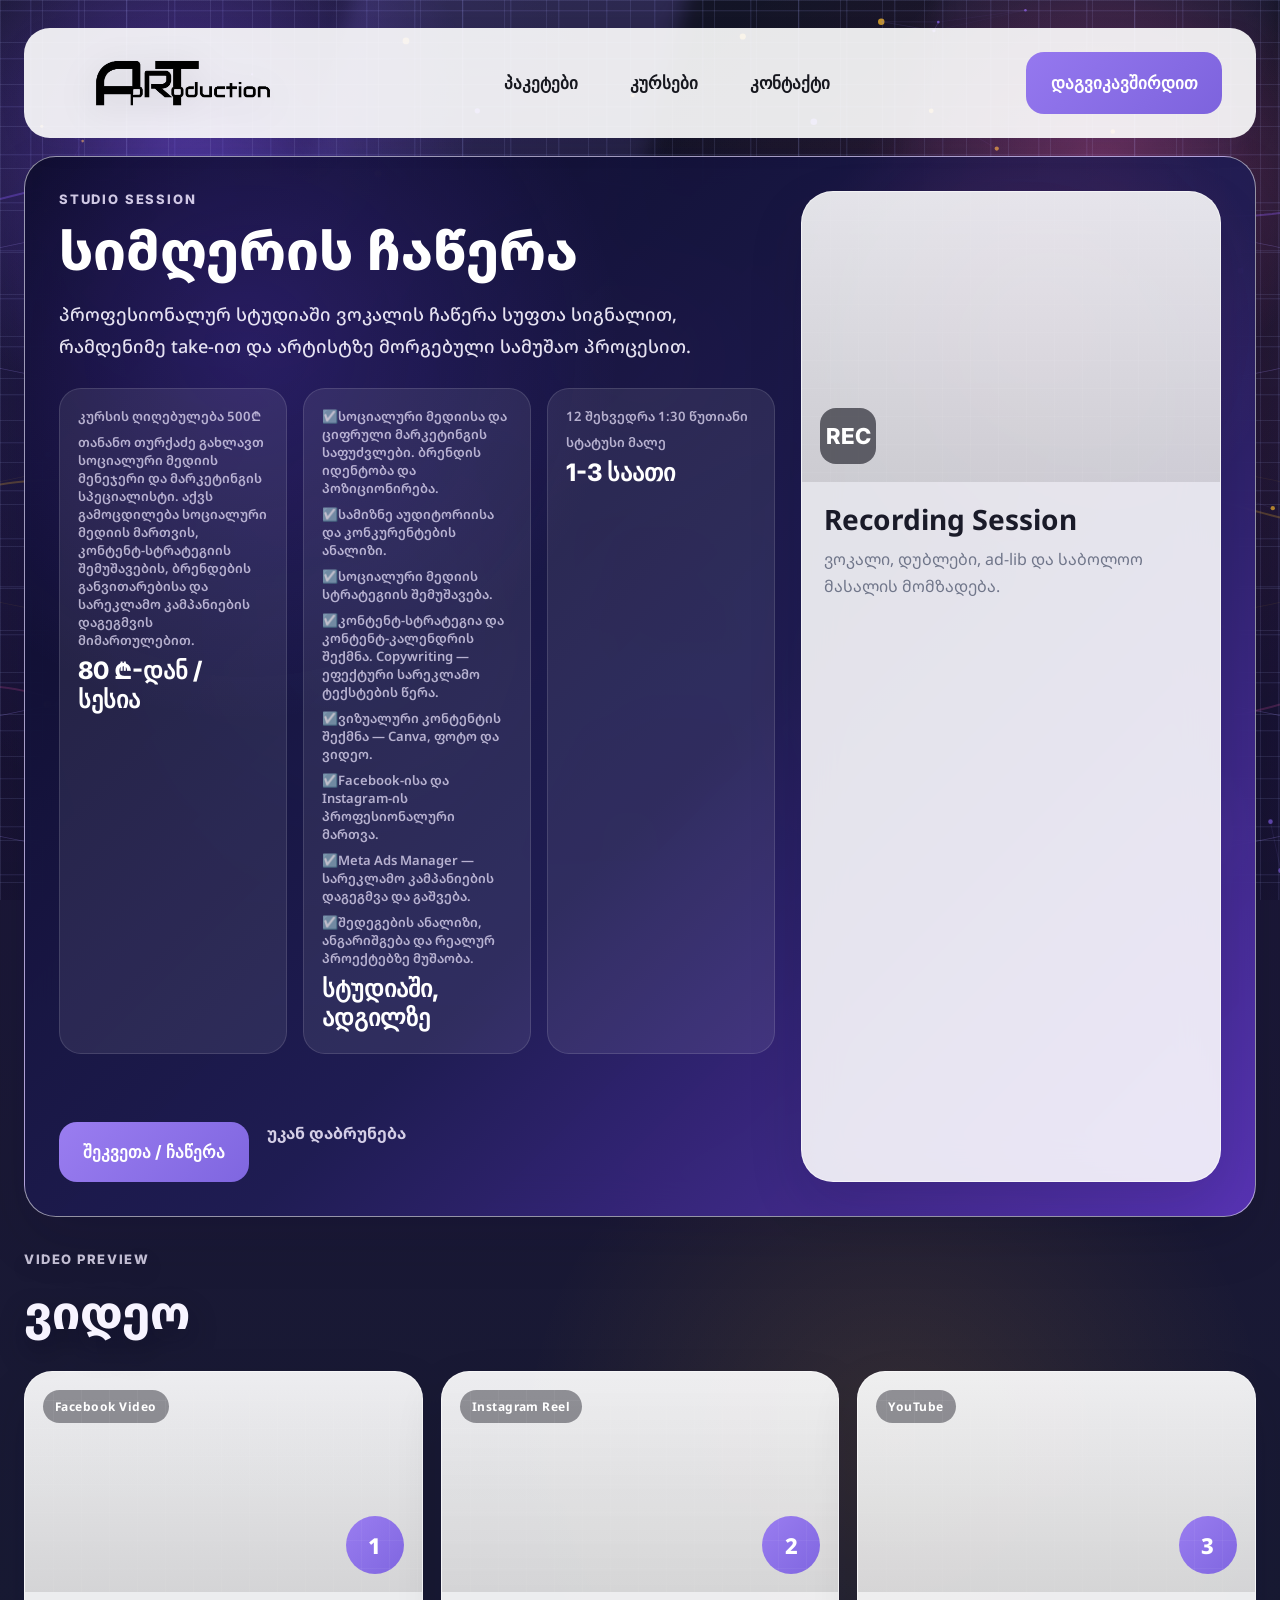
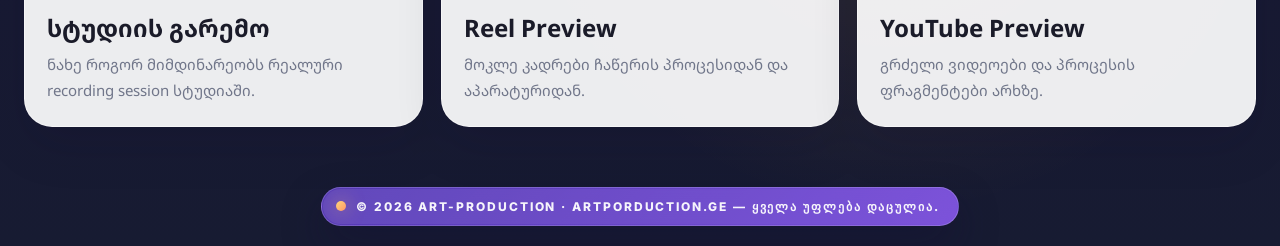
<file: social-media.html>
<!doctype html>
<html lang="ka">
<head>
  <meta charset="utf-8">
  <meta name="viewport" content="width=device-width, initial-scale=1">
  <title>Art Production | after effects კურსები</title>
  <meta name="description" content="Art Production-ის კურსებისა და სერვისების დეტალური გვერდი: ფასი, ვიდეო პრევიუ, რას მოიცავს და რას მიიღებ.">
  <link rel="icon" type="image/png" href="art-production-logo.png">
  <link rel="apple-touch-icon" href="art-production-logo.png">
  <link rel="preconnect" href="https://fonts.googleapis.com">
  <link rel="preconnect" href="https://fonts.gstatic.com" crossorigin>
  <link href="https://fonts.googleapis.com/css2?family=Inter:wght@400;500;600;700;800&family=Noto+Sans+Georgian:wght@400;500;600;700;800&display=swap" rel="stylesheet">
  <link rel="stylesheet" href="./styles.css?v=20260619-package-detail">
</head>
<body>
  <div class="loader-screen" aria-label="Art Production იტვირთება">
    <div class="loader-card">
      <img class="loader-logo" src="art-production-logo.png" alt="Art Production logo">
      <div class="loader-line"><span></span></div>
    </div>
  </div>

  <canvas class="motion-canvas" aria-hidden="true"></canvas>
  <div class="site-motion-bg" aria-hidden="true">
    <div class="motion-grid"></div>
    <div class="motion-beam beam-a"></div>
    <div class="motion-beam beam-b"></div>
    <div class="motion-wave wave-a"></div>
    <div class="motion-wave wave-b"></div>
    <div class="motion-wave wave-c"></div>
    <div class="motion-bars">
      <span></span><span></span><span></span><span></span><span></span><span></span>
      <span></span><span></span><span></span><span></span><span></span><span></span>
    </div>
  </div>

  <div class="page-shell">
    <header class="site-header detail-header">
      <div class="header-inner">
        <a class="brand" href="./index.html" aria-label="Art Production">
          <img class="brand-logo" src="art-production-logo.png" alt="Art Production logo">
        </a>

        <nav class="main-nav detail-nav" aria-label="მთავარი ნავიგაცია">
          <a href="./index.html#featured-courses">პაკეტები</a>
          <a href="./index.html#courses">კურსები</a>
          <a href="./index.html#contact">კონტაქტი</a>
        </nav>

        <div class="header-actions">
          <a class="header-cta" href="https://www.facebook.com/artproduction.ge" target="_blank" rel="noreferrer">დაგვიკავშირდით</a>
          <button class="menu-toggle" type="button" aria-label="მენიუს გახსნა" aria-expanded="false">
            <span></span>
            <span></span>
          </button>
        </div>
      </div>
    </header>

    <main class="detail-page">
      <section class="detail-hero">
        <div class="detail-copy">
          <p class="detail-kicker" data-package-category>Art Production</p>
          <h1 data-package-title>პაკეტის დეტალები</h1>
          <p class="detail-summary" data-package-summary></p>

          <div class="detail-meta">
            <div class="detail-meta-card">
              <span>კურსის ღიღებულება 500₾</span> 
<span>თანანო თურქაძე გახლავთ სოციალური მედიის მენეჯერი და მარკეტინგის სპეციალისტი. აქვს გამოცდილება სოციალური მედიის მართვის, კონტენტ-სტრატეგიის შემუშავების, ბრენდების განვითარებისა და სარეკლამო კამპანიების დაგეგმვის მიმართულებით. </span>
              <strong data-package-price></strong>
            </div>
            <div class="detail-meta-card">
              <span>☑️სოციალური მედიისა და ციფრული მარკეტინგის საფუძვლები. ბრენდის იდენტობა და პოზიციონირება.</span>
              <span>☑️სამიზნე აუდიტორიისა და კონკურენტების ანალიზი.</span>
<span>☑️სოციალური მედიის სტრატეგიის შემუშავება.</span>
<span>☑️კონტენტ-სტრატეგია და კონტენტ-კალენდრის შექმნა.
Copywriting — ეფექტური სარეკლამო ტექსტების წერა.</span>
<span>☑️ვიზუალური კონტენტის შექმნა — Canva, ფოტო და ვიდეო.</span>
<span>☑️Facebook-ისა და Instagram-ის პროფესიონალური მართვა.</span>
<span>☑️Meta Ads Manager — სარეკლამო კამპანიების დაგეგმვა და გაშვება.</span>
<span>☑️შედეგების ანალიზი, ანგარიშგება და რეალურ პროექტებზე მუშაობა.</span>
              <strong data-package-format></strong>
            </div>
            <div class="detail-meta-card">
              <span>12 შეხვედრა 1:30 წუთიანი</span>
	            <span>სტატუსი მალე</span>
              <strong data-package-duration></strong>
            </div>
          </div>

          <div class="detail-actions">
            <a class="hero-button" data-package-cta href="https://docs.google.com/forms/d/e/1FAIpQLSeT4aY3gKVMrdGFBuwbmy4tvVWfajzDiuDzbyBHZg1kqw2ggA/viewform?usp=dialog" target="_blank" rel="noreferrer">დარეგისტრირდი</a>
            <a class="detail-back-link" href="./index.html#featured-courses">უკან დაბრუნება</a>
          </div>
        </div>

        <aside class="detail-side-card">
          <div class="detail-side-media" data-package-cover>
            <div class="detail-side-badge" data-package-badge>Pr</div>
          </div>
          <div class="detail-side-body">
            <h2 data-package-side-title></h2>
            <p data-package-side-text></p>
          </div>
        </aside>
      </section>

      <section class="detail-section">
        <div class="section-head detail-section-head">
          <p class="section-kicker">Video Preview</p>
          <h2>ვიდეო</h2>
        </div>
        <div class="detail-video-grid" data-package-videos></div>
      </section>

          </main>
  </div>
<style>
/* კატეგორიის გვერდის ჰეადერი — ზუსტად მთავარი გვერდის ზომა */
.detail-header {
  width: 100% !important;
  max-width: 100% !important;
  margin: 0 auto 18px !important;
  box-sizing: border-box !important;
}

.detail-header .header-inner {
  min-height: 110px !important;
  height: 110px !important;
  padding: 0 34px !important;

  display: flex !important;
  align-items: center !important;
  justify-content: space-between !important;
}

.detail-header .brand-logo {
  width: 250px !important;
  max-width: 250px !important;
  height: auto !important;
}

.detail-header .main-nav {
  display: flex !important;
  align-items: center !important;
  gap: 52px !important;
  font-size: 17px !important;
}

.detail-header .header-actions {
  display: flex !important;
  align-items: center !important;
}

.detail-header .header-cta {
  display: inline-flex !important;
}

/* მობილურზე */
@media (max-width: 760px) {
  .detail-header .header-inner {
    min-height: 86px !important;
    height: 86px !important;
    padding: 0 18px !important;
  }

  .detail-header .brand-logo {
    width: 190px !important;
    max-width: 190px !important;
  }
}
</style>
  <div class="site-credit">© 2026 Art-Production · artporduction.ge — ყველა უფლება დაცულია.</div>

  <script src="app.js"></script>
</body>
</html>
</file>
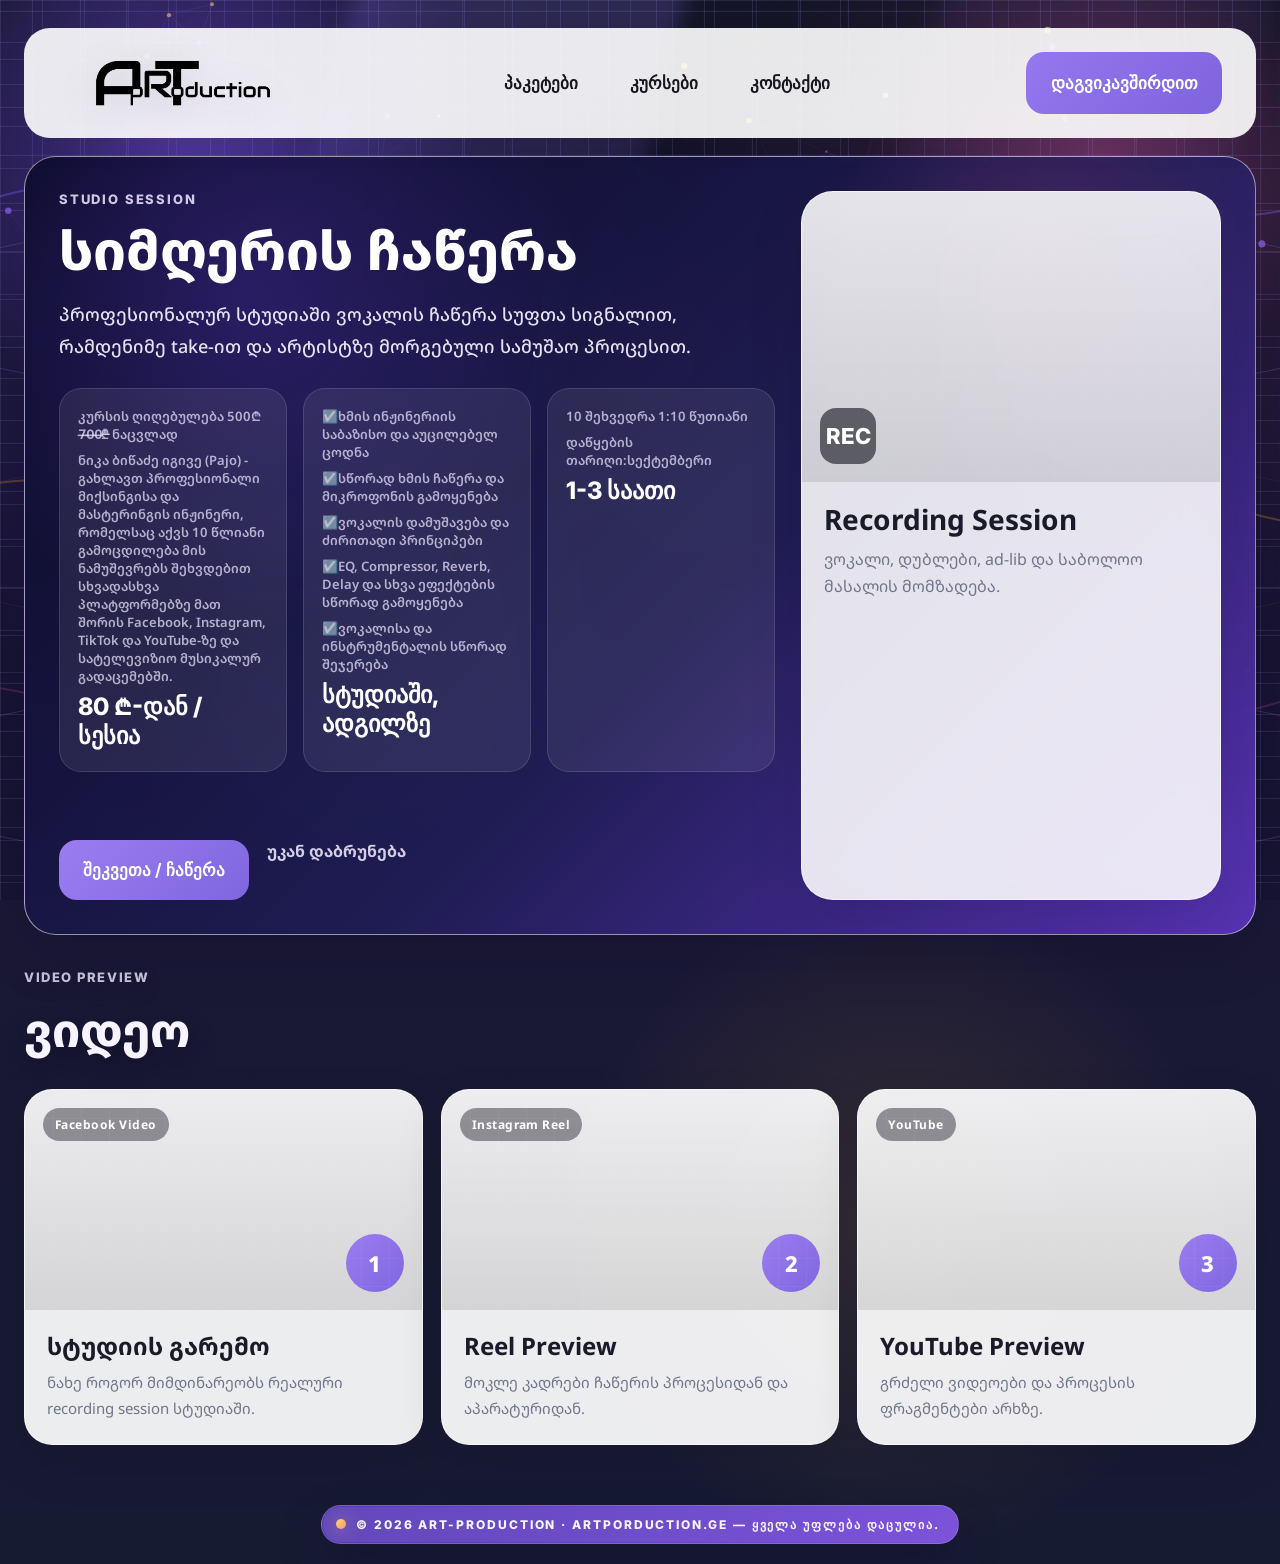
<file: Sound-Mix-Mastering.html>
<!doctype html>
<html lang="ka">
<head>
  <meta charset="utf-8">
  <meta name="viewport" content="width=device-width, initial-scale=1">
  <title>Art Production | Mix Mastering კურსები</title>
  <meta name="description" content="Art Production-ის კურსებისა და სერვისების დეტალური გვერდი: ფასი, ვიდეო პრევიუ, რას მოიცავს და რას მიიღებ.">
  <link rel="icon" type="image/png" href="art-production-logo.png">
  <link rel="apple-touch-icon" href="art-production-logo.png">
  <link rel="preconnect" href="https://fonts.googleapis.com">
  <link rel="preconnect" href="https://fonts.gstatic.com" crossorigin>
  <link href="https://fonts.googleapis.com/css2?family=Inter:wght@400;500;600;700;800&family=Noto+Sans+Georgian:wght@400;500;600;700;800&display=swap" rel="stylesheet">
  <link rel="stylesheet" href="./styles.css?v=20260619-package-detail">
</head>
<body>
  <div class="loader-screen" aria-label="Art Production იტვირთება">
    <div class="loader-card">
      <img class="loader-logo" src="art-production-logo.png" alt="Art Production logo">
      <div class="loader-line"><span></span></div>
    </div>
  </div>

  <canvas class="motion-canvas" aria-hidden="true"></canvas>
  <div class="site-motion-bg" aria-hidden="true">
    <div class="motion-grid"></div>
    <div class="motion-beam beam-a"></div>
    <div class="motion-beam beam-b"></div>
    <div class="motion-wave wave-a"></div>
    <div class="motion-wave wave-b"></div>
    <div class="motion-wave wave-c"></div>
    <div class="motion-bars">
      <span></span><span></span><span></span><span></span><span></span><span></span>
      <span></span><span></span><span></span><span></span><span></span><span></span>
    </div>
  </div>

  <div class="page-shell">
    <header class="site-header detail-header">
      <div class="header-inner">
        <a class="brand" href="./index.html" aria-label="Art Production">
          <img class="brand-logo" src="art-production-logo.png" alt="Art Production logo">
        </a>

        <nav class="main-nav detail-nav" aria-label="მთავარი ნავიგაცია">
          <a href="./index.html#featured-courses">პაკეტები</a>
          <a href="./index.html#courses">კურსები</a>
          <a href="./index.html#contact">კონტაქტი</a>
        </nav>

        <div class="header-actions">
          <a class="header-cta" href="https://www.facebook.com/artproduction.ge" target="_blank" rel="noreferrer">დაგვიკავშირდით</a>
          <button class="menu-toggle" type="button" aria-label="მენიუს გახსნა" aria-expanded="false">
            <span></span>
            <span></span>
          </button>
        </div>
      </div>
    </header>

    <main class="detail-page">
      <section class="detail-hero">
        <div class="detail-copy">
          <p class="detail-kicker" data-package-category>Art Production</p>
          <h1 data-package-title>პაკეტის დეტალები</h1>
          <p class="detail-summary" data-package-summary></p>

          <div class="detail-meta">
            <div class="detail-meta-card">
              <span>კურსის ღიღებულება 500₾ 7̶0̶0̶₾̶̶ ნაცვლად</span> 
<span>ნიკა ბიწაძე იგივე (Pajo) - გახლავთ პროფესიონალი მიქსინგისა და მასტერინგის ინჟინერი, რომელსაც აქვს 10 წლიანი გამოცდილება მის  ნამუშევრებს შეხვდებით სხვადასხვა პლატფორმებზე მათ შორის Facebook, Instagram, TikTok და YouTube-ზე და სატელევიზიო მუსიკალურ გადაცემებში.</span>
              <strong data-package-price></strong>
            </div>
            <div class="detail-meta-card">
              <span>☑️ხმის ინჟინერიის საბაზისო და აუცილებელ ცოდნა</span>
              <span>☑️სწორად ხმის ჩაწერა და მიკროფონის გამოყენება</span>
<span>☑️ვოკალის დამუშავება და ძირითადი პრინციპები</span>
<span>☑️EQ, Compressor, Reverb, Delay და სხვა ეფექტების სწორად გამოყენება</span>
<span>☑️ვოკალისა და ინსტრუმენტალის სწორად შეჯერება</span>
              <strong data-package-format></strong>
            </div>
            <div class="detail-meta-card">
              <span>10 შეხვედრა 1:10 წუთიანი</span>
	            <span>დაწყების თარიღი:სექტემბერი</span>
              <strong data-package-duration></strong>
            </div>
          </div>

          <div class="detail-actions">
            <a class="hero-button" data-package-cta href="https://docs.google.com/forms/d/e/1FAIpQLSf8kKhvybnnJFVdPrExfivICPWYRMNOtptvuB0ZO3j9iOISjw/viewform?usp=dialog" target="_blank" rel="noreferrer">დარეგისტრირდი</a>
            <a class="detail-back-link" href="./index.html#">უკან დაბრუნება</a>
          </div>
        </div>

        <aside class="detail-side-card">
          <div class="detail-side-media" data-package-cover>
            <div class="detail-side-badge" data-package-badge>ნიკა ბიჭაძე (Pajo)</div>
          </div>
          <div class="detail-side-body">
            <h2 data-package-side-title></h2>
            <p data-package-side-text></p>
          </div>
        </aside>
      </section>

      <section class="detail-section">
        <div class="section-head detail-section-head">
          <p class="section-kicker">Video Preview</p>
          <h2>ვიდეო</h2>
        </div>
        <div class="detail-video-grid" data-package-videos></div>
      </section>

          </main>
  </div>
<style>
/* კატეგორიის გვერდის ჰეადერი — ზუსტად მთავარი გვერდის ზომა */
.detail-header {
  width: 100% !important;
  max-width: 100% !important;
  margin: 0 auto 18px !important;
  box-sizing: border-box !important;
}

.detail-header .header-inner {
  min-height: 110px !important;
  height: 110px !important;
  padding: 0 34px !important;

  display: flex !important;
  align-items: center !important;
  justify-content: space-between !important;
}

.detail-header .brand-logo {
  width: 250px !important;
  max-width: 250px !important;
  height: auto !important;
}

.detail-header .main-nav {
  display: flex !important;
  align-items: center !important;
  gap: 52px !important;
  font-size: 17px !important;
}

.detail-header .header-actions {
  display: flex !important;
  align-items: center !important;
}

.detail-header .header-cta {
  display: inline-flex !important;
}

/* მობილურზე */
@media (max-width: 760px) {
  .detail-header .header-inner {
    min-height: 86px !important;
    height: 86px !important;
    padding: 0 18px !important;
  }

  .detail-header .brand-logo {
    width: 190px !important;
    max-width: 190px !important;
  }
}
</style>
  <div class="site-credit">© 2026 Art-Production · artporduction.ge — ყველა უფლება დაცულია.</div>
            <!-- TOP.GE ASYNC COUNTER CODE -->
            <div id="top-ge-counter-container" data-site-id="118903"></div>
            <script async src="//counter.top.ge/counter.js"></script>
            <!-- / END OF TOP.GE COUNTER CODE -->
  <script src="app.js"></script>
</body>
</html>
</file>
<file: styles.css>
:root {
  --bg: #f2f2f4;
  --surface: #ffffff;
  --ink: #17181f;
  --muted: #d8d9e0;
  --text-soft: #6f7483;
  --purple: #8b70e8;
  --purple-deep: #6e4bdf;
  --yellow: #ffbf32;
  --hero-dark: #05061f;
  --hero-mid: #1d1fa6;
  --hero-purple: #7d31eb;
  --shadow: 0 20px 55px rgba(22, 20, 48, 0.12);
}

* {
  box-sizing: border-box;
}

html {
  scroll-behavior: smooth;
}

body {
  margin: 0;
  background:
    radial-gradient(circle at 20% 20%, rgba(112, 75, 255, 0.24), transparent 26%),
    radial-gradient(circle at 82% 18%, rgba(255, 93, 177, 0.16), transparent 24%),
    radial-gradient(circle at 70% 78%, rgba(255, 191, 50, 0.12), transparent 22%),
    linear-gradient(180deg, #161729 0%, #1b1637 38%, #171b32 100%);
  color: var(--ink);
  font-family: "Noto Sans Georgian", "Inter", Arial, sans-serif;
  text-rendering: optimizeLegibility;
  -webkit-font-smoothing: antialiased;
  -moz-osx-font-smoothing: grayscale;
  overflow-x: hidden;
}

.motion-canvas {
  position: fixed;
  inset: 0;
  z-index: 0;
  width: 100%;
  height: 100%;
  pointer-events: none;
  opacity: 0.95;
}

.site-motion-bg {
  position: fixed;
  inset: 0;
  z-index: 1;
  overflow: hidden;
  pointer-events: none;
  background:
    radial-gradient(circle at 14% 14%, rgba(132, 82, 255, 0.42), transparent 22%),
    radial-gradient(circle at 86% 18%, rgba(255, 95, 184, 0.3), transparent 18%),
    radial-gradient(circle at 74% 78%, rgba(255, 191, 50, 0.22), transparent 18%),
    radial-gradient(circle at 28% 74%, rgba(79, 184, 255, 0.18), transparent 20%),
    linear-gradient(180deg, rgba(7, 9, 24, 0.16), rgba(18, 12, 44, 0.3));
}

.motion-grid,
.motion-beam,
.motion-wave,
.motion-bars {
  position: absolute;
}

.motion-grid {
  inset: 0;
  opacity: 0.9;
  background:
    linear-gradient(rgba(147, 152, 214, 0.16) 1px, transparent 1px),
    linear-gradient(90deg, rgba(147, 152, 214, 0.16) 1px, transparent 1px);
  background-size: 42px 42px;
  animation: gridDrift 18s linear infinite;
  mix-blend-mode: screen;
}

.site-motion-bg::before,
.site-motion-bg::after {
  content: "";
  position: absolute;
  inset: auto;
  pointer-events: none;
  border-radius: 50%;
  filter: blur(36px);
  opacity: 0.7;
}

.site-motion-bg::before {
  left: 8%;
  top: 10%;
  width: 240px;
  height: 240px;
  background: radial-gradient(circle, rgba(124, 94, 255, 0.3), rgba(124, 94, 255, 0));
  animation: ambientBlob 14s ease-in-out infinite;
}

.site-motion-bg::after {
  right: 10%;
  bottom: 12%;
  width: 300px;
  height: 300px;
  background: radial-gradient(circle, rgba(255, 191, 50, 0.22), rgba(255, 191, 50, 0));
  animation: ambientBlob 18s ease-in-out infinite reverse;
}

.motion-beam {
  top: -18%;
  width: 26%;
  height: 145%;
  opacity: 0.5;
  background: linear-gradient(180deg, rgba(150, 126, 255, 0.55), rgba(150, 126, 255, 0.12) 34%, rgba(150, 126, 255, 0));
  filter: blur(10px);
  transform: skewX(-14deg);
}

.beam-a {
  left: 18%;
  animation: beamMove 17s ease-in-out infinite;
}

.beam-b {
  right: 10%;
  opacity: 0.13;
  animation: beamMove 23s ease-in-out infinite reverse;
}

.motion-wave {
  left: -10%;
  right: -10%;
  height: 220px;
  border-radius: 50%;
  border: 1px solid rgba(171, 147, 255, 0.34);
  opacity: 0.8;
}

.wave-a {
  top: 22%;
  animation: pageWave 15s ease-in-out infinite;
}

.wave-b {
  top: 48%;
  border-color: rgba(255, 191, 50, 0.1);
  animation: pageWave 18s ease-in-out infinite reverse;
}

.wave-c {
  top: 74%;
  animation: pageWave 21s ease-in-out infinite;
}

.motion-bars {
  right: 3.5%;
  bottom: 5%;
  display: flex;
  align-items: end;
  gap: 8px;
  width: 240px;
  height: 120px;
  opacity: 0.72;
}

.motion-bars span {
  width: 8px;
  border-radius: 999px;
  background: linear-gradient(180deg, rgba(255, 207, 104, 1), rgba(142, 111, 255, 0.5));
  box-shadow: 0 0 18px rgba(142, 111, 255, 0.38);
  animation: barsDance 1.8s ease-in-out infinite;
}

.motion-bars span:nth-child(1) { height: 36px; animation-delay: -0.1s; }
.motion-bars span:nth-child(2) { height: 74px; animation-delay: -0.5s; }
.motion-bars span:nth-child(3) { height: 56px; animation-delay: -0.2s; }
.motion-bars span:nth-child(4) { height: 88px; animation-delay: -0.65s; }
.motion-bars span:nth-child(5) { height: 48px; animation-delay: -0.3s; }
.motion-bars span:nth-child(6) { height: 98px; animation-delay: -0.8s; }
.motion-bars span:nth-child(7) { height: 44px; animation-delay: -0.15s; }
.motion-bars span:nth-child(8) { height: 86px; animation-delay: -0.7s; }
.motion-bars span:nth-child(9) { height: 60px; animation-delay: -0.35s; }
.motion-bars span:nth-child(10) { height: 92px; animation-delay: -0.95s; }
.motion-bars span:nth-child(11) { height: 42px; animation-delay: -0.25s; }
.motion-bars span:nth-child(12) { height: 76px; animation-delay: -0.6s; }

@keyframes gridDrift {
  from { transform: translate3d(0, 0, 0); }
  to { transform: translate3d(42px, 42px, 0); }
}

@keyframes ambientBlob {
  0%, 100% { transform: translate3d(0, 0, 0) scale(1); }
  50% { transform: translate3d(18px, -20px, 0) scale(1.16); }
}

@keyframes beamMove {
  0%, 100% { transform: skewX(-14deg) translateX(0); opacity: 0.1; }
  50% { transform: skewX(-10deg) translateX(40px); opacity: 0.24; }
}

@keyframes pageWave {
  0%, 100% { transform: translateX(-1.5%) scaleY(0.86); opacity: 0.25; }
  50% { transform: translateX(1.5%) scaleY(1.04); opacity: 0.5; }
}

@keyframes barsDance {
  0%, 100% { transform: scaleY(0.6); opacity: 0.55; }
  50% { transform: scaleY(1.08); opacity: 1; }
}

body.loading {
  overflow: hidden;
}

a {
  color: inherit;
  text-decoration: none;
}

img {
  display: block;
  max-width: 100%;
}

button {
  font: inherit;
}

.loader-screen {
  position: fixed;
  inset: 0;
  z-index: 999;
  display: grid;
  place-items: center;
  background:
    radial-gradient(circle at 70% 30%, rgba(139, 112, 232, 0.35), transparent 25%),
    linear-gradient(135deg, #0a0b21, #14173f 55%, #5421bf);
  transition: opacity 0.65s ease, visibility 0.65s ease;
}

.loader-screen.hidden {
  visibility: hidden;
  opacity: 0;
}

.loader-card {
  display: grid;
  justify-items: center;
  gap: 18px;
}

.loader-logo {
  width: min(420px, 74vw);
  height: auto;
  object-fit: contain;
  filter: drop-shadow(0 16px 28px rgba(0, 0, 0, 0.22));
}

.loader-line {
  width: min(260px, 68vw);
  height: 4px;
  overflow: hidden;
  border-radius: 999px;
  background: rgba(255, 255, 255, 0.14);
}

.loader-line span {
  display: block;
  width: 42%;
  height: 100%;
  border-radius: inherit;
  background: linear-gradient(90deg, #ffd168, #8b70e8);
  animation: loaderSlide 1.2s ease-in-out infinite;
}

@keyframes loaderSlide {
  from { transform: translateX(-110%); }
  to { transform: translateX(250%); }
}

.page-shell {
  position: relative;
  z-index: 2;
  width: min(100%, 1920px);
  margin: 0 auto;
  padding: 28px 24px 54px;
}

.site-credit {
  position: relative;
  z-index: 2;
  display: flex;
  align-items: center;
  justify-content: center;
  gap: 10px;

  width: fit-content;

  margin: 6px auto 20px;

  padding: 11px 18px 11px 14px;
  border-radius: 999px;

  color: rgba(255, 255, 255, 0.94);
  background: linear-gradient(
    135deg,
    rgba(93, 61, 199, 0.88),
    rgba(144, 92, 255, 0.82)
  );

  border: 1px solid rgba(255, 255, 255, 0.18);
  box-shadow: 0 18px 40px rgba(18, 12, 52, 0.34);
  backdrop-filter: blur(14px);

  font-family: "Inter", Arial, sans-serif;
  font-size: 12px;
  font-weight: 800;
  letter-spacing: 0.16em;
  text-transform: uppercase;

  overflow: hidden;
}

.site-credit::before {
  content: "";
  width: 10px;
  height: 10px;
  border-radius: 50%;
  background: linear-gradient(135deg, #ffd36d, #ff8d5c);
  box-shadow: 0 0 18px rgba(255, 195, 82, 0.65);
  transition: transform 0.28s ease, box-shadow 0.28s ease;
}

.site-credit::after {
  content: "";
  position: absolute;
  inset: 1px;
  border-radius: inherit;
  background: linear-gradient(135deg, rgba(255, 255, 255, 0.18), rgba(255, 255, 255, 0.04));
  opacity: 0.45;
  pointer-events: none;
  transition: opacity 0.28s ease, background 0.28s ease;
}

.site-credit:hover {
  border-color: rgba(255, 255, 255, 0.26);
  box-shadow: 0 24px 48px rgba(18, 12, 52, 0.42), 0 0 22px rgba(155, 104, 255, 0.28);
  background: linear-gradient(135deg, rgba(108, 73, 224, 0.94), rgba(159, 102, 255, 0.88));
  filter: saturate(1.08);
}

.site-credit:hover::before {
  transform: scale(1.14);
  box-shadow: 0 0 22px rgba(255, 195, 82, 0.9);
}

.site-credit:hover::after {
  opacity: 0.62;
  background: linear-gradient(135deg, rgba(255, 255, 255, 0.24), rgba(255, 255, 255, 0.06));
}

.site-header {
  position: relative;
  z-index: 3;
  max-width: 1710px;
  margin: 0 auto 18px;
  background: rgba(255, 255, 255, 0.9);
  border-radius: 26px;
  box-shadow: 0 10px 30px rgba(33, 32, 65, 0.05);
}

.header-inner {
  display: flex;
  align-items: center;
  justify-content: space-between;
  gap: 24px;
  min-height: 110px;
  position: relative;
  padding: 0 34px;
}

.brand-logo {
  width: clamp(190px, 15vw, 250px);
  height: auto;
  object-fit: contain;
  filter: brightness(0) drop-shadow(0 8px 18px rgba(0, 0, 0, 0.12));
}

.brand {
  display: inline-flex;
  align-items: center;
  justify-content: center;
  min-height: 76px;
  padding: 4px 0;
}

.main-nav,
.header-actions {
  display: flex;
  align-items: center;
}

.main-nav {
  gap: 52px;
  font-family: "Inter", Arial, sans-serif;
  font-size: 17px;
  font-weight: 600;
  line-height: 1.2;
}

.main-nav a:hover {
  color: var(--purple-deep);
}

.header-actions {
  gap: 14px;
}

.header-cta {
  display: inline-flex;
  align-items: center;
  justify-content: center;
  min-width: 196px;
  min-height: 62px;
  padding: 0 24px;
  border-radius: 18px;
  color: #fff;
  background: linear-gradient(135deg, #9578ef, #7d63dd);
  font-family: "Inter", Arial, sans-serif;
  font-size: 17px;
  font-weight: 700;
  letter-spacing: 0;
}

.menu-toggle {
  display: none;
  width: 46px;
  height: 46px;
  padding: 0;
  border: 0;
  border-radius: 14px;
  background: rgba(139, 112, 232, 0.12);
  cursor: pointer;
  pointer-events: auto;
  touch-action: manipulation;
}

.menu-toggle span {
  display: block;
  width: 18px;
  height: 2px;
  margin: 4px auto;
  background: var(--ink);
}

.hero-stage,
.content-section {
  position: relative;
  z-index: 2;
  max-width: 1710px;
  margin: 0 auto;
}

.hero-slider-card {
  position: relative;
  display: grid;
  grid-template-columns: 86px minmax(0, 0.9fr) minmax(620px, 1.08fr) 86px;
  gap: 18px;
  align-items: center;
  min-height: 695px;
  padding: 72px 54px 96px;
  overflow: hidden;
  border-radius: 34px;
  background:
    radial-gradient(circle at 36% 85%, rgba(139, 23, 200, 0.42), transparent 20%),
    radial-gradient(circle at 70% 20%, rgba(133, 84, 255, 0.36), transparent 24%),
    linear-gradient(90deg, rgba(1, 3, 29, 0.9) 0%, rgba(3, 5, 48, 0.9) 28%, rgba(21, 32, 160, 0.78) 66%, rgba(131, 64, 239, 0.72) 100%);
  backdrop-filter: blur(4px);
  box-shadow: 0 24px 90px rgba(39, 24, 96, 0.24);
}

.studio-bg {
  position: absolute;
  inset: 0;
  overflow: hidden;
  pointer-events: none;
}

.studio-orb,
.studio-lightbeam,
.studio-wave,
.studio-eq {
  position: absolute;
}

.studio-orb {
  border-radius: 50%;
  filter: blur(10px);
  opacity: 0.65;
}

.studio-orb-one {
  left: 14%;
  top: 16%;
  width: 280px;
  height: 280px;
  background: radial-gradient(circle, rgba(122, 75, 255, 0.55) 0%, rgba(122, 75, 255, 0) 70%);
  animation: driftOrbOne 13s ease-in-out infinite;
}

.studio-orb-two {
  right: 10%;
  bottom: 10%;
  width: 340px;
  height: 340px;
  background: radial-gradient(circle, rgba(255, 95, 184, 0.28) 0%, rgba(255, 191, 50, 0.06) 42%, rgba(255, 95, 184, 0) 72%);
  animation: driftOrbTwo 17s ease-in-out infinite;
}

.studio-lightbeam {
  top: -16%;
  width: 24%;
  height: 140%;
  opacity: 0.2;
  filter: blur(2px);
  background: linear-gradient(180deg, rgba(255, 255, 255, 0.22), rgba(255, 255, 255, 0.02) 34%, rgba(255, 255, 255, 0));
  transform: skewX(-14deg);
}

.beam-one {
  left: 45%;
  animation: swayBeam 11s ease-in-out infinite;
}

.beam-two {
  left: 70%;
  opacity: 0.12;
  animation: swayBeam 15s ease-in-out infinite reverse;
}

.studio-wave {
  left: -6%;
  right: -6%;
  height: 160px;
  border-radius: 50%;
  border: 1px solid rgba(255, 255, 255, 0.08);
  opacity: 0.35;
}

.wave-one {
  bottom: 12%;
  transform: scaleY(0.72);
  animation: waveFloat 12s linear infinite;
}

.wave-two {
  bottom: 8%;
  transform: scaleY(0.88);
  animation: waveFloat 16s linear infinite reverse;
}

.wave-three {
  bottom: 4%;
  transform: scaleY(1.02);
  border-color: rgba(255, 191, 50, 0.12);
  animation: waveFloat 18s linear infinite;
}

.studio-eq {
  left: 9%;
  bottom: 12%;
  display: flex;
  align-items: end;
  gap: 8px;
  width: 220px;
  height: 120px;
  opacity: 0.48;
}

.studio-eq span {
  width: 10px;
  border-radius: 999px;
  background: linear-gradient(180deg, rgba(255, 209, 104, 0.95), rgba(139, 112, 232, 0.42));
  box-shadow: 0 0 14px rgba(139, 112, 232, 0.25);
  animation: eqBounce 1.7s ease-in-out infinite;
}

.studio-eq span:nth-child(1) { height: 36px; animation-delay: -0.1s; }
.studio-eq span:nth-child(2) { height: 82px; animation-delay: -0.45s; }
.studio-eq span:nth-child(3) { height: 52px; animation-delay: -0.2s; }
.studio-eq span:nth-child(4) { height: 94px; animation-delay: -0.65s; }
.studio-eq span:nth-child(5) { height: 66px; animation-delay: -0.35s; }
.studio-eq span:nth-child(6) { height: 110px; animation-delay: -0.8s; }
.studio-eq span:nth-child(7) { height: 72px; animation-delay: -0.5s; }
.studio-eq span:nth-child(8) { height: 96px; animation-delay: -1s; }
.studio-eq span:nth-child(9) { height: 58px; animation-delay: -0.25s; }
.studio-eq span:nth-child(10) { height: 88px; animation-delay: -0.7s; }
.studio-eq span:nth-child(11) { height: 48px; animation-delay: -0.4s; }
.studio-eq span:nth-child(12) { height: 74px; animation-delay: -0.9s; }

@keyframes driftOrbOne {
  0%, 100% { transform: translate3d(0, 0, 0) scale(1); }
  50% { transform: translate3d(34px, -22px, 0) scale(1.08); }
}

@keyframes driftOrbTwo {
  0%, 100% { transform: translate3d(0, 0, 0) scale(1); }
  50% { transform: translate3d(-38px, 18px, 0) scale(1.12); }
}

@keyframes swayBeam {
  0%, 100% { transform: skewX(-14deg) translateX(0); opacity: 0.12; }
  50% { transform: skewX(-10deg) translateX(26px); opacity: 0.26; }
}

@keyframes waveFloat {
  0% { transform: translateX(-1%) scaleY(0.8); }
  50% { transform: translateX(1%) scaleY(1); }
  100% { transform: translateX(-1%) scaleY(0.8); }
}

@keyframes eqBounce {
  0%, 100% { transform: scaleY(0.62); opacity: 0.7; }
  50% { transform: scaleY(1.08); opacity: 1; }
}

.hero-copy {
  position: relative;
  z-index: 3;
  max-width: 620px;
  padding-right: 18px;
  color: #fff;
}

.hero-kicker,
.section-kicker {
  margin: 0 0 18px;
  font-family: "Inter", Arial, sans-serif;
  font-size: 13px;
  font-weight: 800;
  letter-spacing: 0.12em;
  text-transform: uppercase;
  opacity: 0.92;
}

.hero-copy h1 {
  max-width: 560px;
  margin: 0;
  font-size: clamp(36px, 4vw, 52px);
  line-height: 1.08;
  letter-spacing: 0;
  font-weight: 800;
  text-wrap: balance;
}

.hero-description {
  max-width: 500px;
  margin: 26px 0 0;
  color: rgba(255, 255, 255, 0.92);
  font-size: 17px;
  line-height: 1.72;
  font-weight: 500;
  text-wrap: pretty;
}

.hero-button {
  display: inline-flex;
  align-items: center;
  justify-content: center;
  min-width: 186px;
  min-height: 60px;
  margin-top: 38px;
  padding: 0 24px;
  border-radius: 18px;
  color: #fff;
  background: linear-gradient(135deg, #9a7df0, #7f66e0);
  font-family: "Inter", Arial, sans-serif;
  font-size: 17px;
  font-weight: 700;
  letter-spacing: 0;
}

.hero-arrow {
  position: relative;
  z-index: 3;
  width: 62px;
  height: 62px;
  padding: 0;
  border: 0;
  border-radius: 50%;
  color: #1b1d28;
  background: rgba(255, 255, 255, 0.82);
  font-size: 40px;
  line-height: 1;
  cursor: pointer;
}

.hero-visual {
  position: relative;
  z-index: 3;
  height: 520px;
  min-width: 0;
  padding-left: 12px;
}

.ui-card {
  position: absolute;
  border-radius: 30px;
  background: linear-gradient(180deg, #26272b 0%, #1d1f24 100%);
  box-shadow: 0 26px 80px rgba(0, 0, 0, 0.34);
}

.ui-main {
  right: 18px;
  top: 34px;
  width: min(100%, 600px);
  padding: 16px 18px 20px;
}

.ui-toolbar {
  display: flex;
  gap: 12px;
  margin-bottom: 14px;
}

.ui-toolbar span {
  width: 18px;
  height: 18px;
  border-radius: 6px;
  background: rgba(255, 255, 255, 0.9);
}

.ui-toolbar span:nth-child(1),
.ui-toolbar span:nth-child(4) {
  opacity: 0.45;
}

.ui-toolbar span:nth-child(2) {
  background: #6f87ff;
}

.ui-screen {
  display: grid;
  grid-template-columns: 1fr 165px;
  gap: 16px;
}

.ui-preview,
.ui-sidebar {
  border-radius: 18px;
  background: #30323a;
}

.ui-preview {
  position: relative;
  min-height: 246px;
  overflow: hidden;
  background:
    linear-gradient(rgba(255, 255, 255, 0.08) 1px, transparent 1px),
    linear-gradient(90deg, rgba(255, 255, 255, 0.08) 1px, transparent 1px),
    #3a3d46;
  background-size: 28px 28px;
}

.podcast-ring {
  position: absolute;
  inset: 42px 62px 42px 62px;
  border: 5px solid #c85fff;
  border-radius: 50%;
  filter: drop-shadow(0 0 12px rgba(200, 95, 255, 0.5));
}

.podcast-mic {
  position: absolute;
  left: 50%;
  top: 50%;
  width: 146px;
  height: 198px;
  transform: translate(-50%, -50%);
}

.mic-head {
  width: 94px;
  height: 94px;
  margin: 0 auto;
  border-radius: 50%;
  background: linear-gradient(180deg, #1f2128, #0f1118);
  border: 6px solid #2d2f39;
  box-shadow: inset 0 0 0 6px rgba(255, 255, 255, 0.02);
}

.mic-body {
  position: relative;
  width: 26px;
  height: 92px;
  margin: -8px auto 0;
  border-radius: 18px;
  background: linear-gradient(180deg, #20232d, #090b11);
}

.mic-body::before {
  content: "";
  position: absolute;
  left: 50%;
  bottom: -28px;
  width: 96px;
  height: 48px;
  transform: translateX(-50%);
  border: 6px solid #2b2e37;
  border-top: 0;
  border-radius: 0 0 42px 42px;
}

.mic-body::after {
  content: "";
  position: absolute;
  left: 50%;
  bottom: -56px;
  width: 72px;
  height: 8px;
  transform: translateX(-50%);
  border-radius: 999px;
  background: #2c2f38;
}

.ui-sidebar {
  padding: 18px 14px;
}

.ui-line {
  height: 18px;
  margin-bottom: 14px;
  border-radius: 10px;
  background: rgba(255, 255, 255, 0.12);
}

.ui-line.short {
  width: 72%;
}

.ui-bottom {
  display: flex;
  align-items: center;
  justify-content: space-between;
  gap: 18px;
  margin-top: 18px;
}

.progress-track {
  flex: 1;
  height: 14px;
  border-radius: 999px;
  background: rgba(255, 255, 255, 0.12);
  overflow: hidden;
}

.progress-track span {
  display: block;
  width: 58%;
  height: 100%;
  border-radius: inherit;
  background: linear-gradient(90deg, #60a5ff, #6cf2a7);
}

.ui-controls {
  display: flex;
  gap: 10px;
}

.ui-controls i {
  width: 18px;
  height: 18px;
  border-radius: 50%;
  background: rgba(255, 255, 255, 0.88);
  opacity: 0.9;
}

.floating-card {
  position: absolute;
  z-index: 3;
  min-width: 178px;
  padding: 18px 20px;
  border-radius: 22px;
  color: #fff;
  background: linear-gradient(180deg, rgba(58, 61, 72, 0.95), rgba(34, 36, 43, 0.96));
  box-shadow: 0 20px 50px rgba(0, 0, 0, 0.28);
}

.floating-card strong,
.floating-card span {
  display: block;
}

.floating-card strong {
  margin-bottom: 6px;
  font-size: 18px;
  line-height: 1.2;
}

.floating-card span {
  color: rgba(255, 255, 255, 0.72);
  font-size: 13px;
  line-height: 1.45;
}

.floating-top {
  top: 112px;
  right: -10px;
}

.floating-bottom {
  left: 32px;
  bottom: 48px;
}

.hero-dots {
  position: absolute;
  z-index: 3;
  left: 50%;
  bottom: 42px;
  display: flex;
  gap: 16px;
  transform: translateX(-50%);
}

.hero-dot {
  width: 14px;
  height: 14px;
  padding: 0;
  border: 2px solid #ffbf32;
  border-radius: 50%;
  background: transparent;
  cursor: pointer;
}

.hero-dot.active {
  background: #ffbf32;
}

.content-section {
  padding-top: 72px;
}

.contact-section {
  margin-top: 32px;
}

.aurora-section {
  padding-bottom: 10px;
}

.aurora-section::before {
  content: "";
  position: absolute;
  inset: 0;
  border-radius: 34px;
  background:
    radial-gradient(circle at 15% 25%, rgba(149, 120, 239, 0.16), transparent 24%),
    radial-gradient(circle at 82% 72%, rgba(255, 191, 50, 0.14), transparent 20%),
      linear-gradient(180deg, rgba(255, 255, 255, 0.38), rgba(255, 255, 255, 0.16));
  opacity: 0.82;
  pointer-events: none;
}

.aurora-section::after {
  content: "";
  position: absolute;
  top: 10%;
  right: 6%;
  width: 180px;
  height: 180px;
  border-radius: 50%;
  background: radial-gradient(circle, rgba(125, 49, 235, 0.15) 0%, rgba(125, 49, 235, 0) 72%);
  filter: blur(16px);
  animation: pulseAura 9s ease-in-out infinite;
  pointer-events: none;
}

@keyframes pulseAura {
  0%, 100% {
    transform: scale(0.92);
    opacity: 0.5;
  }
  50% {
    transform: scale(1.08);
    opacity: 0.9;
  }
}

.animated-section {
  overflow: hidden;
}

.animated-section::before {
  background:
    radial-gradient(circle at 18% 26%, rgba(149, 120, 239, 0.18), transparent 24%),
    radial-gradient(circle at 84% 70%, rgba(255, 191, 50, 0.14), transparent 18%),
    linear-gradient(180deg, rgba(255, 255, 255, 0.78), rgba(255, 255, 255, 0.40));
}

.animated-section::after {
  top: 12%;
  right: 8%;
  width: 220px;
  height: 220px;
  background: radial-gradient(circle, rgba(125, 49, 235, 0.18) 0%, rgba(125, 49, 235, 0) 72%);
}

.animated-section .section-head::before,
.animated-section .contact-box::before {
  content: "";
  position: absolute;
  inset: auto auto 10% -6%;
  width: 48%;
  height: 180px;
  border-radius: 999px;
  background:
    linear-gradient(90deg, rgba(140, 112, 232, 0), rgba(140, 112, 232, 0.14), rgba(255, 191, 50, 0.08), rgba(140, 112, 232, 0));
  filter: blur(16px);
  animation: driftWave 12s ease-in-out infinite;
  pointer-events: none;
}

.animated-section .section-head::after,
.animated-section .contact-box::after {
  content: "";
  position: absolute;
  top: 18%;
  right: -8%;
  width: 42%;
  height: 140px;
  border-radius: 999px;
  background:
    linear-gradient(90deg, rgba(255, 191, 50, 0), rgba(255, 191, 50, 0.12), rgba(125, 49, 235, 0.10), rgba(255, 191, 50, 0));
  filter: blur(14px);
  animation: driftWaveReverse 14s ease-in-out infinite;
  pointer-events: none;
}

@keyframes driftWave {
  0%, 100% {
    transform: translate3d(0, 0, 0) rotate(-6deg);
    opacity: 0.45;
  }
  50% {
    transform: translate3d(26px, -10px, 0) rotate(2deg);
    opacity: 0.95;
  }
}

@keyframes driftWaveReverse {
  0%, 100% {
    transform: translate3d(0, 0, 0) rotate(8deg);
    opacity: 0.3;
  }
  50% {
    transform: translate3d(-28px, 12px, 0) rotate(-3deg);
    opacity: 0.8;
  }
}

.slider-head {
  display: flex;
  align-items: end;
  justify-content: space-between;
  gap: 20px;
}

.slider-actions {
  display: flex;
  gap: 12px;
}

.slider-arrow {
  width: 54px;
  height: 54px;
  padding: 0;
  border: 0;
  border-radius: 18px;
  color: #fff;
  background: linear-gradient(135deg, #9578ef, #7d63dd);
  font-size: 30px;
  cursor: pointer;
}

.course-slider {
  position: relative;
  z-index: 1;
  display: grid;
  grid-auto-flow: column;
  grid-auto-columns: minmax(320px, 1fr);
  gap: 24px;
  overflow-x: auto;
  padding: 4px 2px 10px;
  scroll-snap-type: x mandatory;
  scrollbar-width: none;
}

.static-courses {
  grid-auto-flow: unset;
  grid-template-columns: repeat(3, minmax(0, 1fr));
  overflow: visible;
}

.course-slider::-webkit-scrollbar {
  display: none;
}

.course-showcase-card {
  overflow: hidden;
  border-radius: 28px;
  background: rgba(255, 255, 255, 0.96);
  box-shadow: var(--shadow);
  scroll-snap-align: start;
}

.course-showcase-media {
  position: relative;
  min-height: 268px;
  overflow: hidden;
  background:
    radial-gradient(circle at 80% 80%, rgba(152, 87, 255, 0.22), transparent 28%),
    linear-gradient(135deg, #4a1ea7 0%, #34146f 56%, #6420d1 100%);
}

.course-showcase-label {
  position: relative;
  z-index: 2;
  max-width: 52%;
  padding: 34px 22px 0;
  color: #fff;
}

.course-showcase-label h3 {
  margin: 0 0 8px;
  font-size: 28px;
  line-height: 1.08;
  font-weight: 800;
  text-wrap: balance;
}

.course-showcase-label span {
  color: rgba(255, 255, 255, 0.78);
  font-size: 14px;
  line-height: 1.4;
  font-weight: 500;
}

.course-person {
  position: absolute;
  right: -5%;
  bottom: 0;
  width: 58%;
  height: 100%;

  background-position: center right;
  background-size: auto 100%;
  background-repeat: no-repeat;

  clip-path: inset(0 round 0 0 0 36px);
}

.course-person {
  width: 50%;
  height: 100%;
  background:
    radial-gradient(circle at 55% 28%, rgba(255, 255, 255, 0.18), transparent 20%),
    linear-gradient(180deg, rgba(255, 255, 255, 0.02), rgba(0, 0, 0, 0.08)),
    url("https://images.unsplash.com/photo-1500648767791-00dcc994a43e?auto=format&fit=crop&w=900&q=80") center/contain no-repeat;
  clip-path: inset(0 round 0 0 0 36px);
}

.course-person-one {
  background-image:
    linear-gradient(180deg, rgba(255,255,255,0.02), rgba(0,0,0,0.08)),
    url("https://images.unsplash.com/photo-1500648767791-00dcc994a43e?auto=format&fit=crop&w=900&q=80");
}

.recording-photo {
  background-image:
    linear-gradient(180deg, rgba(255,255,255,0.02), rgba(0,0,0,0.08)),
    url("./images/record-song.png");
  background-position: center, center;
  background-size: auto, contain;
  background-repeat: no-repeat, no-repeat;
}

.course-person-two {
  background-image:
    linear-gradient(180deg, rgba(255,255,255,0.02), rgba(0,0,0,0.08)),
    url("https://images.unsplash.com/photo-1506794778202-cad84cf45f1d?auto=format&fit=crop&w=900&q=80");
}

.mixing-photo {
  background-image:
    linear-gradient(180deg, rgba(255,255,255,0.02), rgba(0,0,0,0.08)),
    url("./images/mix-mastering.png");
  background-position: center, center;
  background-size: auto, contain;
  background-repeat: no-repeat, no-repeat;
}

.course-person-three,
.course-person-four {
  position: absolute;
  bottom: 0;
  width: 34%;
  height: 100%;
  clip-path: inset(0 round 0 0 0 30px);
}

.course-person-three {
  right: 28%;
  background:
    linear-gradient(180deg, rgba(255,255,255,0.02), rgba(0,0,0,0.08)),
    url("https://images.unsplash.com/photo-1494790108377-be9c29b29330?auto=format&fit=crop&w=900&q=80") center/cover no-repeat;
}

.course-person-four {
  right: 0;
  background:
    linear-gradient(180deg, rgba(255,255,255,0.02), rgba(0,0,0,0.08)),
    url("https://images.unsplash.com/photo-1438761681033-6461ffad8d80?auto=format&fit=crop&w=900&q=80") center/cover no-repeat;
}

.course-person-five {
  background-image:
    linear-gradient(180deg, rgba(255,255,255,0.02), rgba(0,0,0,0.08)),
    url("https://images.unsplash.com/photo-1507591064344-4c6ce005b128?auto=format&fit=crop&w=900&q=80");
}

.video-photo {
  background-image:
    linear-gradient(180deg, rgba(255,255,255,0.02), rgba(0,0,0,0.08)),
    url("./images/record-video.png");
  background-position: center, center;
  background-size: auto, contain;
  background-repeat: no-repeat, no-repeat;
}

.podcast-photo {
  background-image:
    linear-gradient(180deg, rgba(255,255,255,0.02), rgba(0,0,0,0.08)),
    url("./images/podcast.png");
  background-position: center, center;
  background-size: auto, contain;
  background-repeat: no-repeat, no-repeat;
}

.course-badge {
  position: absolute;
  left: 18px;
  bottom: 18px;
  z-index: 2;
  display: inline-flex;
  align-items: center;
  justify-content: center;
  width: 44px;
  height: 44px;
  border-radius: 12px;
  color: #fff;
  background: rgba(24, 26, 31, 0.65);
  font-family: "Inter", Arial, sans-serif;
  font-weight: 800;
}

.course-showcase-body {
  padding: 24px 20px 18px;
}

.course-showcase-body h3 {
  margin: 0 0 10px;
  font-size: 24px;
  line-height: 1.18;
  font-weight: 800;
}

.course-showcase-body p {
  margin: 0;
  color: var(--text-soft);
  font-size: 16px;
  line-height: 1.72;
  font-weight: 500;
  text-wrap: pretty;
}

.course-detail-meta {
  display: flex;
  flex-wrap: wrap;
  gap: 10px;
  margin-top: 18px;
}

.course-detail-meta span {
  display: inline-flex;
  align-items: center;
  min-height: 34px;
  padding: 0 12px;
  border-radius: 999px;
  color: #594f7f;
  background: rgba(141, 115, 238, 0.1);
  font-family: "Inter", Arial, sans-serif;
  font-size: 13px;
  font-weight: 700;
}

.course-price-row {
  display: flex;
  align-items: center;
  gap: 14px;
  margin-top: 28px;
}

.course-price-row strong {
  font-family: "Inter", Arial, sans-serif;
  font-size: 32px;
  line-height: 1;
  font-weight: 800;
}

.course-price-row span {
  color: #df5e5e;
  font-family: "Inter", Arial, sans-serif;
  font-size: 18px;
  text-decoration: line-through;
  font-weight: 700;
}

.course-circle-arrow {
  margin-left: auto;
  display: inline-flex;
  align-items: center;
  justify-content: center;
  width: 52px;
  height: 52px;
  border-radius: 50%;
  color: #fff;
  background: linear-gradient(135deg, #9578ef, #7d63dd);
  font-size: 28px;
  line-height: 1;
}

.media-seo,
.media-meta,
.media-figma,
.media-premiere,
.media-socmedia-advanced,
.media-cubase-advanced {
  background:
    radial-gradient(circle at 80% 80%, rgba(152, 87, 255, 0.22), transparent 28%),
    linear-gradient(135deg, #5926bb 0%, #321262 56%, #6420d1 100%);
}

.media-after-advanced {
  background:
    radial-gradient(circle at 80% 80%, rgba(255, 120, 86, 0.18), transparent 28%),
    linear-gradient(135deg, #6e2bff 0%, #37166b 52%, #ff5d8c 100%);
}

.media-cubase-advanced {
  background:
    radial-gradient(circle at 82% 78%, rgba(255, 191, 50, 0.24), transparent 26%),
    linear-gradient(135deg, #2d1970 0%, #18234d 48%, #0e7a7f 100%);
}

.section-head {
  position: relative;
  z-index: 1;
  max-width: 980px;
  margin-bottom: 34px;
}

.section-head h2 {
  margin: 0;
  font-size: clamp(30px, 3.6vw, 46px);
  line-height: 1.14;
  font-weight: 800;
  text-wrap: balance;
  color: #f7f4ff;
  text-shadow: 0 12px 28px rgba(12, 10, 34, 0.45);
}

.section-kicker {
  color: rgba(241, 235, 255, 0.86);
  text-shadow: 0 8px 24px rgba(12, 10, 34, 0.3);
}

.aurora-section .section-kicker,
.aurora-section .section-head h2 {
  color: #f5f1ff;
  text-shadow: 0 10px 30px rgba(19, 11, 48, 0.34);
}

.aurora-section .section-head h2 {
  max-width: 980px;
}

.aurora-section .section-head p:not(.section-kicker),
.aurora-section .contact-text {
  color: rgba(237, 232, 255, 0.88);
}

.animated-section .section-kicker,
.animated-section .section-head h2 {
  color: #f5f1ff;
  text-shadow: 0 10px 30px rgba(19, 11, 48, 0.34);
}

.animated-section .section-head h2 {
  max-width: 980px;
}

.animated-section .section-head p:not(.section-kicker),
.animated-section .contact-text {
  color: rgba(237, 232, 255, 0.88);
}

#advantages,
#blog {
  padding-top: 78px;
}

#blog .section-head {
  max-width: 1320px;
}

.card-grid {
  position: relative;
  z-index: 1;
  display: grid;
  grid-template-columns: repeat(3, minmax(0, 1fr));
  gap: 18px;
  align-items: stretch;
}

.info-card,
.contact-box {
  border-radius: 28px;
  background: rgba(255, 255, 255, 0.78);
  box-shadow: 0 18px 45px rgba(22, 20, 48, 0.1);
  backdrop-filter: blur(18px);
  border: 1px solid rgba(255, 255, 255, 0.45);
}

.info-card {
  display: block;
  padding: 28px;
}

.feature-icon {
  display: inline-flex;
  align-items: center;
  justify-content: center;
  width: 52px;
  height: 52px;
  margin-bottom: 18px;
  border-radius: 16px;
  color: #fff;
  font-family: "Inter", Arial, sans-serif;
  font-size: 20px;
  font-weight: 800;
  box-shadow: 0 14px 28px rgba(28, 18, 78, 0.18);
}

.video-icon,
.premiere-icon {
  background: linear-gradient(135deg, #7a4fff, #4d7cff);
}

.audio-icon,
.after-icon {
  background: linear-gradient(135deg, #ff8a4d, #ff5c8f);
}

.podcast-icon,
.cubase-icon {
  background: linear-gradient(135deg, #ffbf32, #d68a00);
}

.tech-icon,
.space-icon,
.city-icon {
  background: linear-gradient(135deg, #8b70e8, #6e4bdf);
}

.info-card h3 {
  margin: 0 0 10px;
  font-size: 23px;
  line-height: 1.18;
  font-weight: 800;
  color: #1c1d2b;
}

.info-card p,
.contact-text {
  margin: 0;
  color: #6a7083;
  font-size: 16px;
  line-height: 1.78;
  font-weight: 500;
  text-wrap: pretty;
}

.social-card:hover,
.info-card:hover {
  transform: translateY(-4px);
  transition: transform 0.25s ease;
}

.social-icon,
.contact-icon {
  display: inline-flex;
  align-items: center;
  justify-content: center;
  flex: 0 0 auto;
  font-family: "Inter", Arial, sans-serif;
  font-weight: 800;
}

.social-icon {
  width: 48px;
  height: 48px;
  margin-bottom: 18px;
  border-radius: 16px;
  color: #fff;
  font-size: 20px;
  text-transform: lowercase;
  box-shadow: 0 12px 26px rgba(22, 20, 48, 0.14);
}

.facebook-icon {
  background: linear-gradient(135deg, #1877f2, #6b7cff);
}

.instagram-icon {
  background: linear-gradient(135deg, #fd5949, #d6249f 55%, #285aeb);
}

.youtube-icon {
  background: linear-gradient(135deg, #ff4d4d, #d90000);
}

.social-icon svg,
.contact-icon svg {
  width: 24px;
  height: 24px;
  display: block;
}

.contact-icon svg {
  width: 18px;
  height: 18px;
}

.contact-box {
  position: relative;
  z-index: 1;
  display: grid;
  grid-template-columns: minmax(0, 1fr) 340px;
  gap: 28px;
  padding: 34px;
}

.contact-box h2 {
  color: #181a27;
  text-shadow: none;
}

#contact .section-kicker {
  color: #78728f;
  text-shadow: none;
}

#contact .contact-text,
#contact .contact-box p:not(.section-kicker) {
  color: #70768a;
  text-shadow: none;
}

.contact-links {
  display: grid;
  gap: 14px;
}

.contact-links a {
  display: inline-flex;
  align-items: center;
  gap: 12px;
  min-height: 54px;
  padding: 0 18px;
  border-radius: 16px;
  background: rgba(244, 241, 251, 0.88);
  font-family: "Inter", Arial, sans-serif;
  font-weight: 700;
  line-height: 1.3;
}

.contact-icon {
  width: 34px;
  height: 34px;
  border-radius: 12px;
  color: #fff;
  font-size: 17px;
  background: linear-gradient(135deg, #8b70e8, #6e4bdf);
}

.phone-icon {
  background: linear-gradient(135deg, #4facfe, #6e4bdf);
}

.mail-icon {
  background: linear-gradient(135deg, #ff8b49, #ff5a5a);
}

.whatsapp-icon {
  background: linear-gradient(135deg, #25d366, #128c7e);
  text-transform: lowercase;
}

.course-showcase-card[data-package-link]:focus-visible {
  outline: 3px solid rgba(168, 132, 255, 0.95);
  outline-offset: 4px;
}

.detail-page {
  position: relative;
  z-index: 2;
  display: grid;
  gap: 34px;
}

.detail-header .brand-logo {
  filter: brightness(0) drop-shadow(0 8px 18px rgba(0, 0, 0, 0.12));
}

.detail-hero,
.detail-panel,
.detail-side-card {
  border-radius: 32px;
  background: rgba(255, 255, 255, 0.88);
  box-shadow: 0 22px 56px rgba(17, 12, 44, 0.12);
  backdrop-filter: blur(20px);
  border: 1px solid rgba(255, 255, 255, 0.55);
}

.detail-hero {
  display: grid;
  grid-template-columns: minmax(0, 1.2fr) 420px;
  gap: 26px;
  padding: 34px;
  background:
    radial-gradient(circle at 18% 18%, rgba(122, 74, 255, 0.22), transparent 28%),
    radial-gradient(circle at 82% 16%, rgba(255, 103, 192, 0.16), transparent 18%),
    linear-gradient(135deg, rgba(8, 9, 34, 0.94), rgba(32, 29, 86, 0.9) 56%, rgba(98, 56, 201, 0.86));
}

.detail-copy h1 {
  margin: 0;
  color: #ffffff;
  font-size: clamp(34px, 4.2vw, 56px);
  line-height: 1.06;
  font-weight: 800;
}

.detail-kicker {
  margin: 0 0 14px;
  color: rgba(239, 231, 255, 0.86);
  font-family: "Inter", Arial, sans-serif;
  font-size: 13px;
  font-weight: 800;
  letter-spacing: 0.14em;
  text-transform: uppercase;
}

.detail-summary {
  max-width: 760px;
  margin: 20px 0 0;
  color: rgba(246, 243, 255, 0.92);
  font-size: 18px;
  line-height: 1.78;
  font-weight: 500;
}

.detail-meta {
  display: grid;
  grid-template-columns: repeat(3, minmax(0, 1fr));
  gap: 16px;
  margin-top: 26px;
}

.detail-meta-card {
  padding: 18px 18px 20px;
  border-radius: 22px;
  background: rgba(255, 255, 255, 0.08);
  border: 1px solid rgba(255, 255, 255, 0.12);
}

.detail-meta-card span {
  display: block;
  margin-bottom: 8px;
  color: rgba(237, 230, 255, 0.72);
  font-size: 13px;
  font-weight: 600;
}

.detail-meta-card strong {
  color: #fff;
  font-family: "Inter", Arial, sans-serif;
  font-size: 24px;
  line-height: 1.2;
  font-weight: 800;
}

.detail-actions {
  display: flex;
  align-items: center;
  gap: 18px;
  margin-top: 30px;
}

.detail-back-link {
  color: rgba(242, 236, 255, 0.86);
  font-weight: 700;
}

.detail-side-card {
  overflow: hidden;
}

.detail-side-media {
  position: relative;
  min-height: 290px;
  background:
    radial-gradient(circle at 78% 24%, rgba(255, 255, 255, 0.18), transparent 18%),
    linear-gradient(135deg, #4d1cc0 0%, #291751 100%);
  overflow: hidden;
}

.detail-embed-video {
  position: absolute;
  inset: 0;
  z-index: 0;
  width: 100%;
  height: 100%;
  border: 0;
  background: #0b0d1d;
}

.detail-side-badge {
  position: absolute;
  left: 18px;
  bottom: 18px;
  z-index: 2;
  display: inline-flex;
  align-items: center;
  justify-content: center;
  width: 56px;
  height: 56px;
  border-radius: 16px;
  color: #fff;
  background: rgba(17, 18, 27, 0.6);
  font-family: "Inter", Arial, sans-serif;
  font-size: 22px;
  font-weight: 800;
}

.detail-side-body {
  padding: 22px 22px 26px;
}

.detail-side-body h2 {
  margin: 0 0 10px;
  color: #1a1b29;
  font-size: 28px;
  line-height: 1.14;
}

.detail-side-body p {
  margin: 0;
  color: #70768a;
  font-size: 16px;
  line-height: 1.7;
}

.detail-section {
  position: relative;
  z-index: 2;
}

.detail-section-head {
  max-width: 880px;
}

.detail-video-grid {
  display: grid;
  grid-template-columns: repeat(3, minmax(0, 1fr));
  gap: 18px;
}

.detail-video-card {
  overflow: hidden;
  border-radius: 28px;
  background: rgba(255, 255, 255, 0.92);
  box-shadow: 0 20px 48px rgba(17, 12, 44, 0.12);
  border: 1px solid rgba(255, 255, 255, 0.48);
  transition: transform 0.24s ease, box-shadow 0.24s ease;
}

.detail-video-card:hover {
  transform: translateY(-4px);
  box-shadow: 0 26px 56px rgba(17, 12, 44, 0.18);
}

.detail-video-cover {
  position: relative;
  min-height: 220px;
  background:
    radial-gradient(circle at 76% 24%, rgba(255, 255, 255, 0.18), transparent 16%),
    linear-gradient(135deg, #5826bb 0%, #2b174f 100%);
}

.detail-video-cover::after,
.detail-side-media::after {
  content: "";
  position: absolute;
  inset: 0;
  z-index: 1;
  background:
    linear-gradient(rgba(255, 255, 255, 0.07) 1px, transparent 1px),
    linear-gradient(90deg, rgba(255, 255, 255, 0.07) 1px, transparent 1px);
  background-size: 28px 28px;
  opacity: 0.68;
}

.detail-video-tag,
.detail-video-play {
  position: absolute;
  z-index: 1;
}

.detail-video-tag {
  left: 18px;
  top: 18px;
  padding: 8px 12px;
  border-radius: 999px;
  color: #fff;
  background: rgba(12, 13, 24, 0.42);
  font-size: 12px;
  font-weight: 700;
  letter-spacing: 0.04em;
}

.detail-video-play {
  right: 18px;
  bottom: 18px;
  display: inline-flex;
  align-items: center;
  justify-content: center;
  width: 58px;
  height: 58px;
  border-radius: 50%;
  color: #fff;
  background: linear-gradient(135deg, #9a7df0, #7f66e0);
  font-size: 22px;
  font-weight: 800;
}

.detail-video-body {
  padding: 22px;
}

.detail-video-body h3 {
  margin: 0 0 10px;
  color: #1a1b29;
  font-size: 24px;
  line-height: 1.16;
}

.detail-video-body p {
  margin: 0;
  color: #70768a;
  font-size: 15px;
  line-height: 1.72;
}

.detail-split {
  display: grid;
  grid-template-columns: repeat(2, minmax(0, 1fr));
  gap: 20px;
}

.detail-panel {
  padding: 28px;
}

.detail-list {
  display: grid;
  gap: 14px;
  margin: 0;
  padding: 0;
  list-style: none;
}

.detail-list li {
  position: relative;
  padding: 16px 18px 16px 52px;
  border-radius: 22px;
  color: #202232;
  background: rgba(243, 241, 250, 0.92);
  font-size: 16px;
  line-height: 1.7;
  font-weight: 500;
}

.detail-list li::before {
  content: "";
  position: absolute;
  left: 18px;
  top: 20px;
  width: 18px;
  height: 18px;
  border-radius: 50%;
  background: linear-gradient(135deg, #8d73ee, #ffbf32);
  box-shadow: 0 0 0 6px rgba(141, 115, 238, 0.12);
}

.cover-recording {
  background:
    linear-gradient(180deg, rgba(255,255,255,0.04), rgba(0,0,0,0.1)),
    url("https://images.unsplash.com/photo-1516280440614-37939bbacd81?auto=format&fit=crop&w=1200&q=80") center/cover no-repeat;
}

.cover-mix {
  background:
    linear-gradient(180deg, rgba(255,255,255,0.04), rgba(0,0,0,0.14)),
    url("https://images.unsplash.com/photo-1598488035139-bdbb2231ce04?auto=format&fit=crop&w=1200&q=80") center/cover no-repeat;
}

.cover-video {
  background:
    linear-gradient(180deg, rgba(255,255,255,0.02), rgba(0,0,0,0.18)),
    url("https://images.unsplash.com/photo-1492691527719-9d1e07e534b4?auto=format&fit=crop&w=1200&q=80") center/cover no-repeat;
}

.cover-podcast {
  background:
    linear-gradient(180deg, rgba(255,255,255,0.03), rgba(0,0,0,0.16)),
    url("https://images.unsplash.com/photo-1589903308904-1010c2294adc?auto=format&fit=crop&w=1200&q=80") center/cover no-repeat;
}

.cover-premiere {
  background:
    linear-gradient(180deg, rgba(255,255,255,0.03), rgba(0,0,0,0.16)),
    url("https://raw.githubusercontent.com/gmnbarbarosa/gmn/refs/heads/main/giorgi.png?auto=format&fit=crop&w=1200&q=80") center/cover no-repeat;
}

.cover-soc {
  background:
    linear-gradient(180deg, rgba(255,255,255,0.03), rgba(0,0,0,0.16)),
    url("https://raw.githubusercontent.com/gmnbarbarosa/gmn/refs/heads/main/sdtanano.JPG?auto=format&fit=crop&w=1200&q=80") center/cover no-repeat;
}

.cover-cubase {
  background:
    linear-gradient(180deg, rgba(255,255,255,0.03), rgba(0,0,0,0.18)),
    url("https://raw.githubusercontent.com/gmnbarbarosa/gmn/refs/heads/main/pajo.png?auto=format&fit=crop&w=1200&q=80") center/cover no-repeat;
}

@media (max-width: 1250px) {
  .hero-slider-card {
    grid-template-columns: 1fr;
    gap: 28px;
    padding: 58px 30px 88px;
  }

  .hero-arrow {
    display: none;
  }

  .hero-visual {
    height: 500px;
  }

  .hero-copy {
    max-width: 100%;
    padding-right: 0;
  }

  .hero-copy h1,
  .hero-description {
    max-width: 100%;
  }

  .card-grid,
  .contact-box {
    grid-template-columns: 1fr 1fr;
  }

  .animated-section .section-head::before,
  .animated-section .section-head::after,
  .animated-section .contact-box::before,
  .animated-section .contact-box::after {
    width: 58%;
  }

  .slider-head {
    align-items: start;
    flex-direction: column;
  }

  .detail-hero {
    grid-template-columns: 1fr;
  }

  .detail-video-grid,
  .detail-split {
    grid-template-columns: 1fr 1fr;
  }
}

@media (max-width: 980px) {
  .main-nav {
    position: absolute;
    top: calc(100% + 10px);
    right: 0;
    left: 0;
    display: none;
    flex-direction: column;
    gap: 18px;
    padding: 24px;
    border-radius: 22px;
    background: #fff;
    box-shadow: var(--shadow);
    z-index: 1000;
  }

  .main-nav.open {
    display: flex;
  }

  .header-cta {
    display: none;
  }

  .menu-toggle {
    display: inline-block;
  }

  .header-inner {
    position: relative;
  }

  .hero-visual {
    height: 430px;
  }

  .studio-eq {
    left: 6%;
    width: 180px;
    height: 96px;
  }

  .ui-main {
    right: 0;
    width: 100%;
  }

  .course-slider {
    grid-auto-columns: minmax(300px, 82vw);
  }

  .motion-bars {
    right: 2%;
    width: 170px;
    height: 90px;
    gap: 6px;
  }

  .detail-meta,
  .detail-video-grid,
  .detail-split {
    grid-template-columns: 1fr;
  }
}

@media (max-width: 760px) {
  .page-shell {
    padding: 16px 12px 34px;
  }

  .site-credit {
    margin: 4px 12px 16px auto;
    padding: 10px 14px 10px 12px;
    font-size: 11px;
    letter-spacing: 0.14em;
  }

  .header-inner {
    min-height: 86px;
    padding: 0 18px;
  }

  .site-header {
    border-radius: 20px;
  }

  .hero-slider-card {
    min-height: auto;
    padding: 34px 18px 78px;
    border-radius: 26px;
  }

  .hero-copy h1 {
    font-size: 34px;
    line-height: 1.12;
  }

  .hero-description {
    font-size: 16px;
    line-height: 1.75;
  }

  .hero-visual {
    height: 330px;
  }

  .studio-orb-one,
  .studio-orb-two,
  .studio-lightbeam,
  .studio-wave {
    opacity: 0.6;
  }

  .studio-eq {
    left: 7%;
    bottom: 16%;
    width: 148px;
    height: 74px;
    gap: 5px;
  }

  .studio-eq span {
    width: 7px;
  }

  .floating-card {
    min-width: 140px;
    padding: 14px 16px;
  }

  .floating-top {
    right: 0;
  }

  .floating-bottom {
    left: 0;
  }

  .card-grid,
  .contact-box,
  .static-courses {
    grid-template-columns: 1fr;
  }

  .motion-grid {
    background-size: 28px 28px;
  }

  .motion-bars,
  .motion-wave {
    opacity: 0.24;
  }

  .motion-beam {
    width: 44%;
  }

  .animated-section .section-head::before,
  .animated-section .section-head::after,
  .animated-section .contact-box::before,
  .animated-section .contact-box::after {
    display: none;
  }

  .course-showcase-media {
    min-height: 234px;
  }

  .course-showcase-label h3 {
    font-size: 24px;
    line-height: 1.1;
  }

  .detail-hero,
  .detail-panel {
    padding: 22px 18px;
    border-radius: 24px;
  }

  .detail-copy h1 {
    font-size: 32px;
  }

  .detail-summary {
    font-size: 16px;
    line-height: 1.72;
  }

  .detail-actions {
    align-items: start;
    flex-direction: column;
  }

  .detail-side-media,
  .detail-video-cover {
    min-height: 210px;
  }
}
.privacy-content {
  width: 100%;
  box-sizing: border-box;
  padding: 30px 38px 35px;
  color: rgba(255, 255, 255, 0.9);
  font-family: "Noto Sans Georgian", Arial, sans-serif;
}

.privacy-content h1 {
  margin: 0 0 10px;
  font-size: 22px;
  font-weight: 700;
  line-height: 1.4;
}

.privacy-content h2 {
  margin: 26px 0 10px;
  font-size: 18px;
  font-weight: 700;
  line-height: 1.5;
}

.privacy-content p {
  margin: 0 0 16px;
  font-size: 16px;
  font-weight: 500;
  line-height: 1.8;
}

.privacy-content .privacy-date {
  margin-bottom: 22px;
  font-size: 15px;
  opacity: 0.75;
}

.privacy-content ul {
  margin: 0 0 18px;
  padding-left: 25px;
}

.privacy-content li {
  margin-bottom: 7px;
  font-size: 16px;
  line-height: 1.7;
}

.privacy-content strong {
  font-weight: 700;
}

@media (max-width: 760px) {
  .privacy-content {
    padding: 22px 18px 28px;
  }

  .privacy-content h1 {
    font-size: 19px;
  }

  .privacy-content h2 {
    font-size: 17px;
  }

  .privacy-content p,
  .privacy-content li {
    font-size: 15px;
  }
}
.rules-btn {
  display: inline-flex;
  align-items: center;
  justify-content: center;

  margin-top: 20px;
  padding: 10px 24px;

  border-radius: 12px;

  background: linear-gradient(135deg, #8b5cf6, #6d45d9);
  color: #fff;

  font-family: "Noto Sans Georgian", Arial, sans-serif;
  font-size: 14px;
  font-weight: 700;

  text-decoration: none;

  transition: all 0.25s ease;
  box-shadow: 0 6px 18px rgba(110, 70, 220, 0.25);
}

.rules-btn:hover {
  transform: translateY(-2px);
  box-shadow: 0 9px 24px rgba(110, 70, 220, 0.35);
}

.rules-btn:active {
  transform: translateY(0);
}

footer {
  width: 100%;
  display: flex;
  justify-content: center;
  align-items: center;
  padding: 20px 0;
}

.footer-badge {
  margin: 0 auto;
}
/* ================================
   CATEGORY PAGE HEADER — SAME SIZE
   AS MAIN PAGE HEADER
================================ */

.detail-header {
  width: 100%;
  max-width: 1710px;
  margin: 0 auto 18px;
}

.detail-header .header-inner {
  min-height: 110px;
  padding: 0 34px;
  display: flex;
  align-items: center;
  justify-content: space-between;
  gap: 24px;
}

.detail-header .brand {
  min-height: 76px;
  padding: 4px 0;
  display: inline-flex;
  align-items: center;
}

.detail-header .brand-logo {
  width: clamp(190px, 15vw, 250px);
  height: auto;
  display: block;
}


.detail-header .main-nav {
  display: flex;
  align-items: center;
  gap: 52px;
  font-size: 17px;
  font-weight: 600;
}

.detail-header .header-actions {
  display: flex;
  align-items: center;
  gap: 14px;
}

.detail-header .header-cta {
  display: inline-flex;
  align-items: center;
  justify-content: center;
}
.status-badge {
  display: inline-flex;
  align-items: center;
  gap: 6px;
  padding: 5px 10px;
  border-radius: 20px;
  background: #21134b;
  color: white;
  font-size: 11px;
  font-weight: 600;
}

.status-dot {
  width: 8px;
  height: 8px;
  border-radius: 50%;
  animation: pulse 1.5s infinite;
}

.soon .status-dot {
  background: #ffc400;
  box-shadow: 0 0 6px #ffc400;
}

.active .status-dot {
  background: #00d66b;
  box-shadow: 0 0 6px #00d66b;
}

@keyframes pulse {
  0%, 100% {
    opacity: 1;
    transform: scale(1);
  }
  50% {
    opacity: 0.4;
    transform: scale(1.5);
  }
}
</file>
